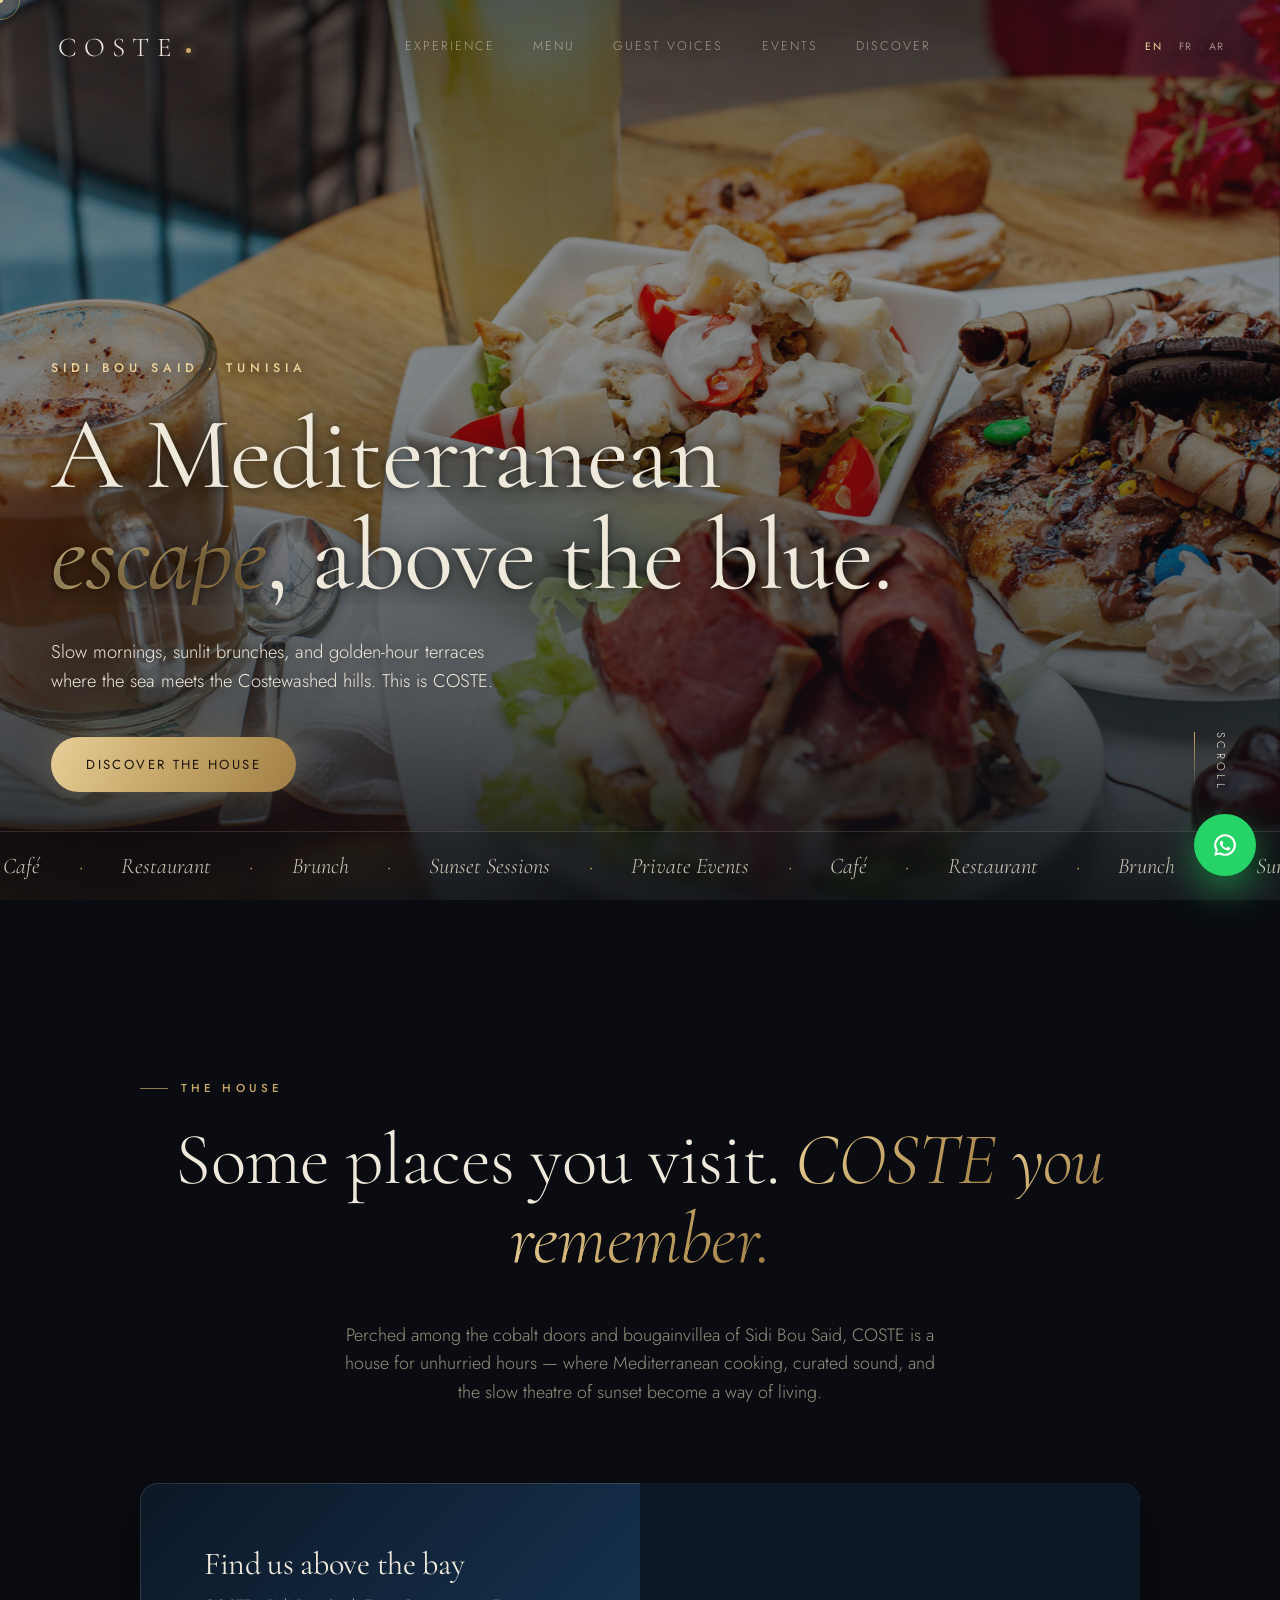
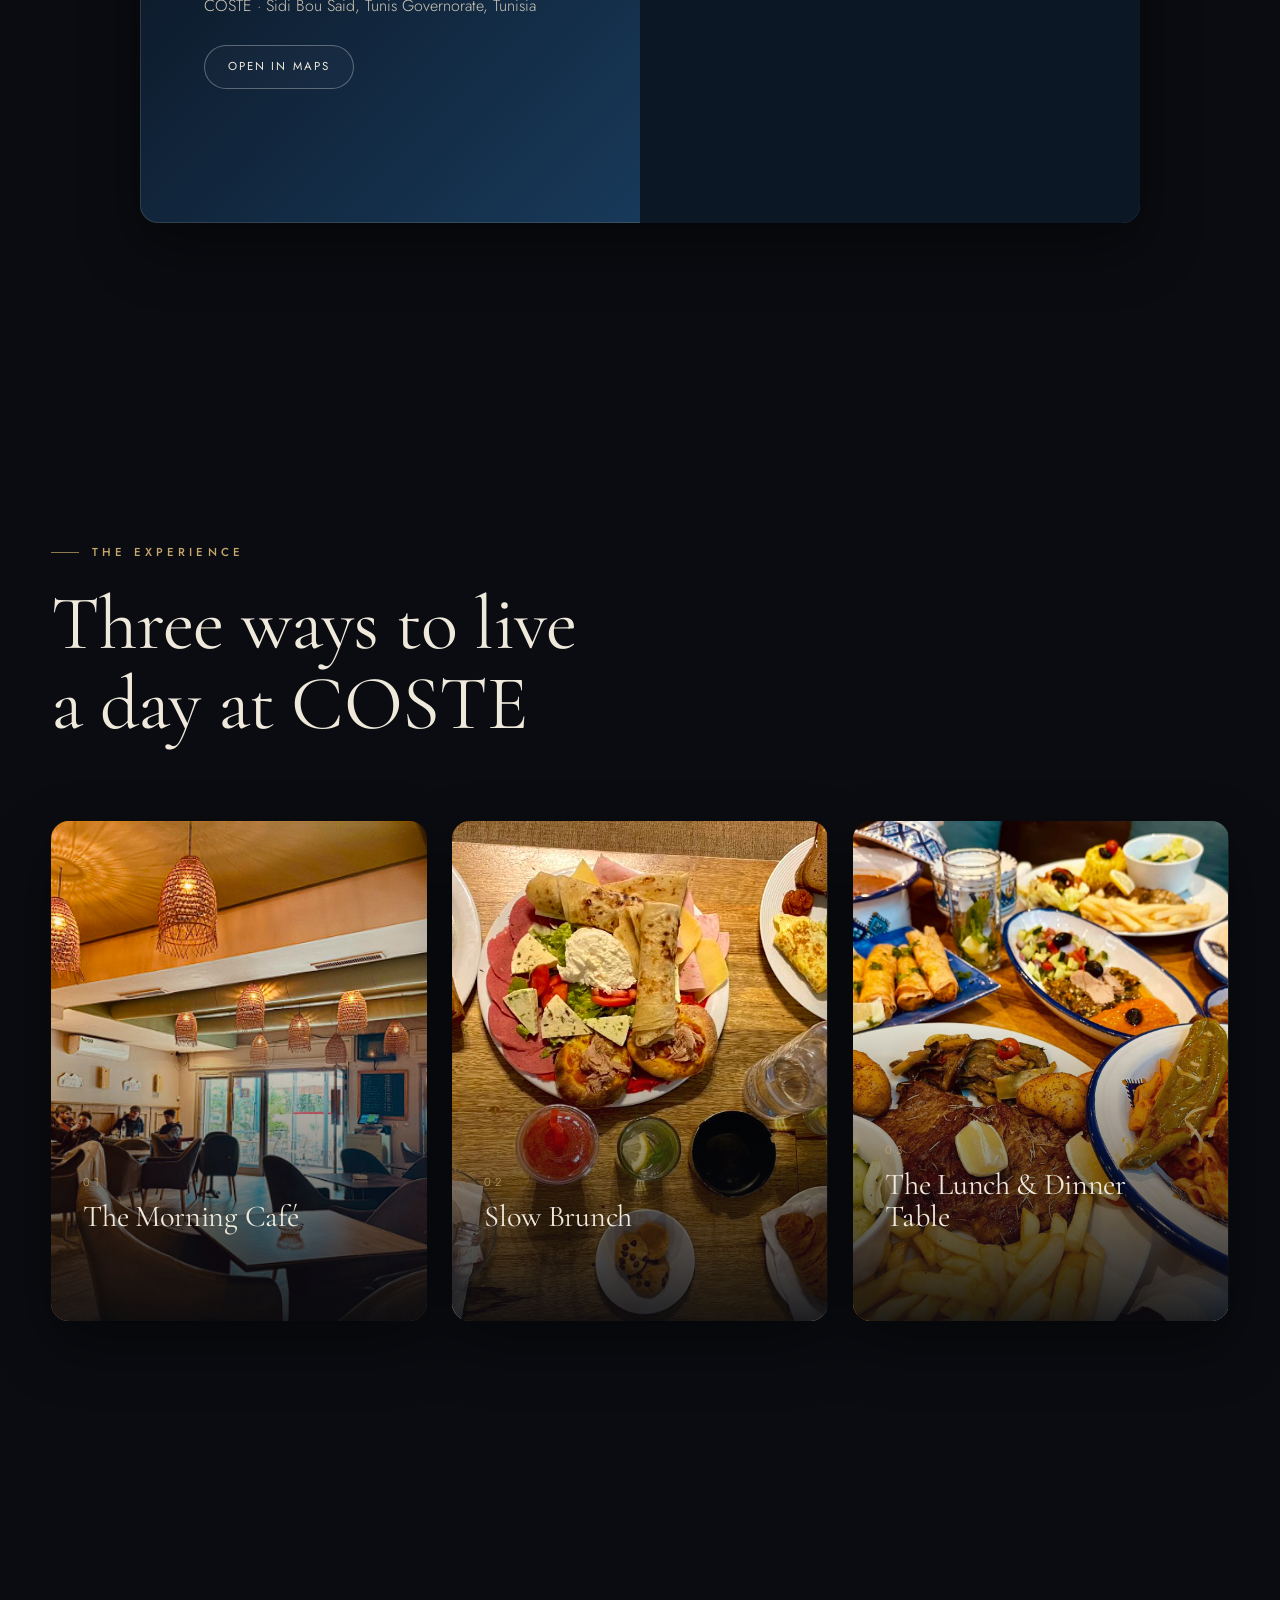
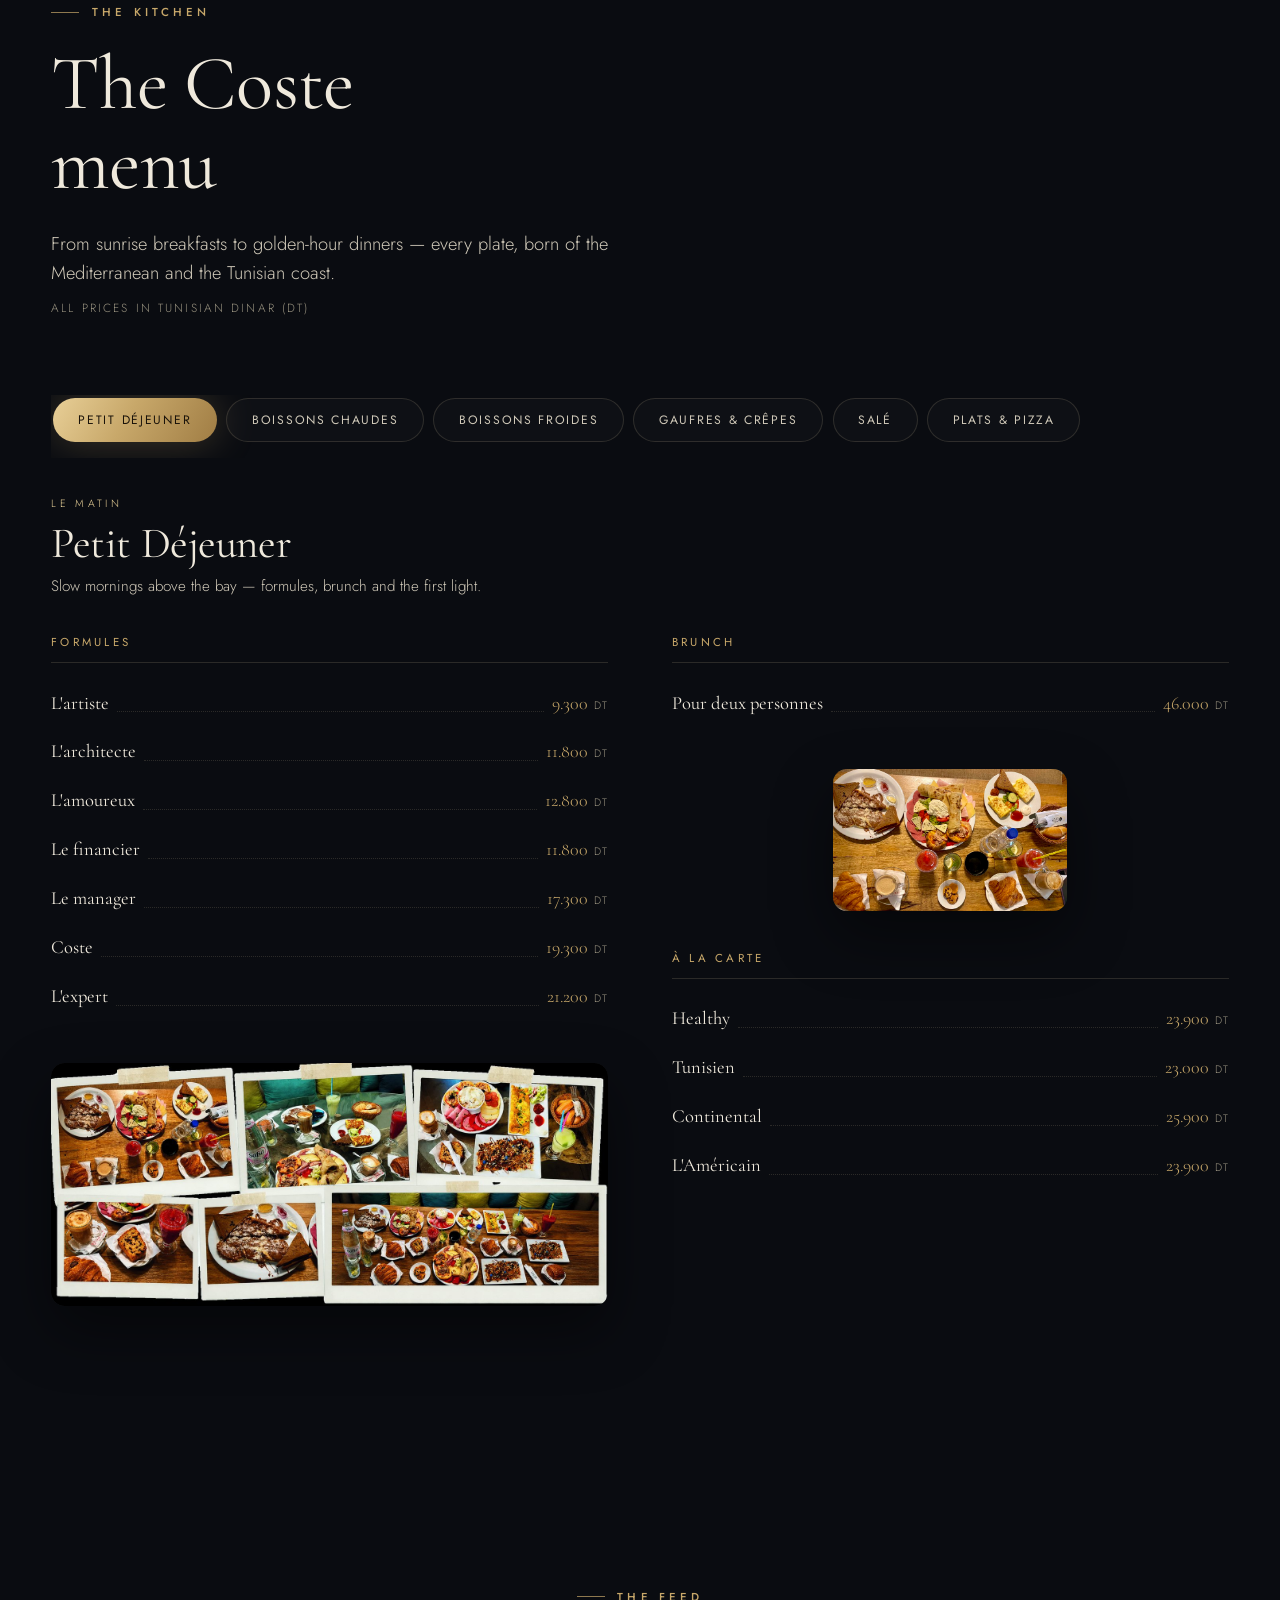
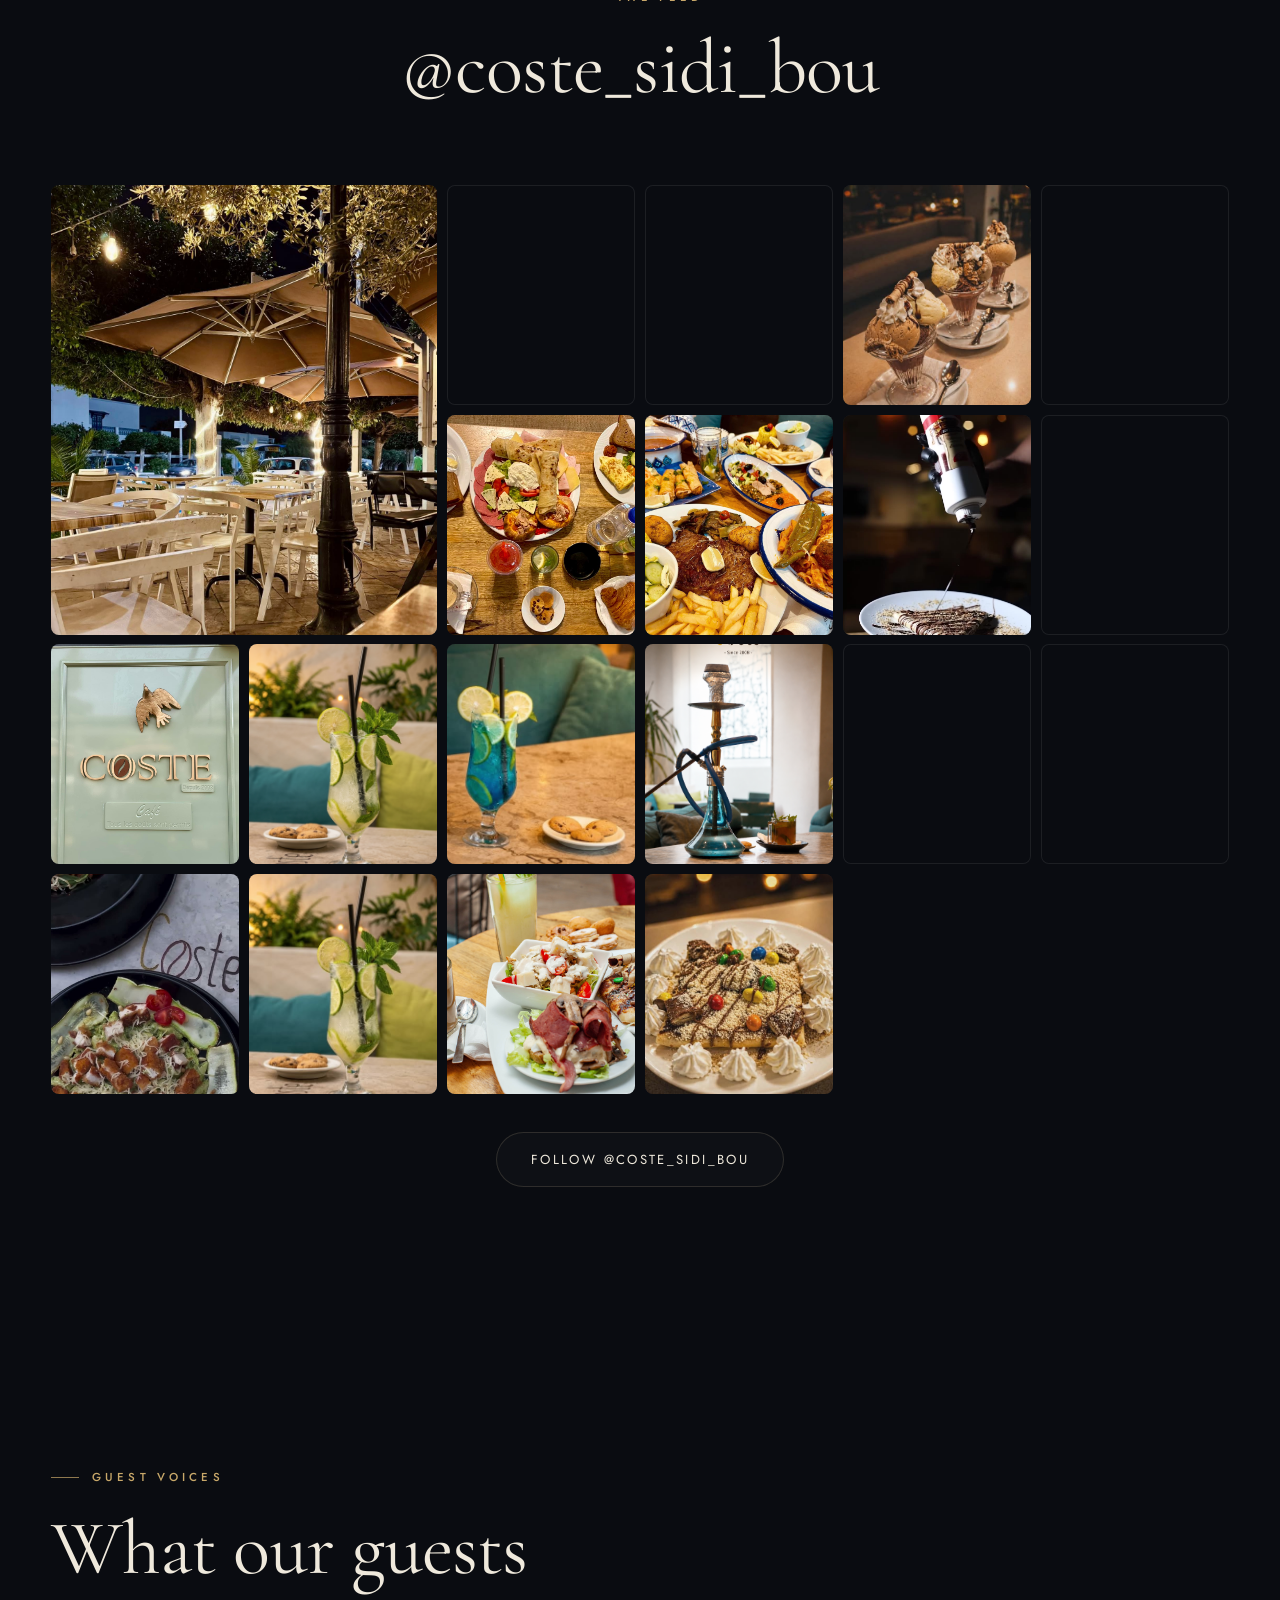
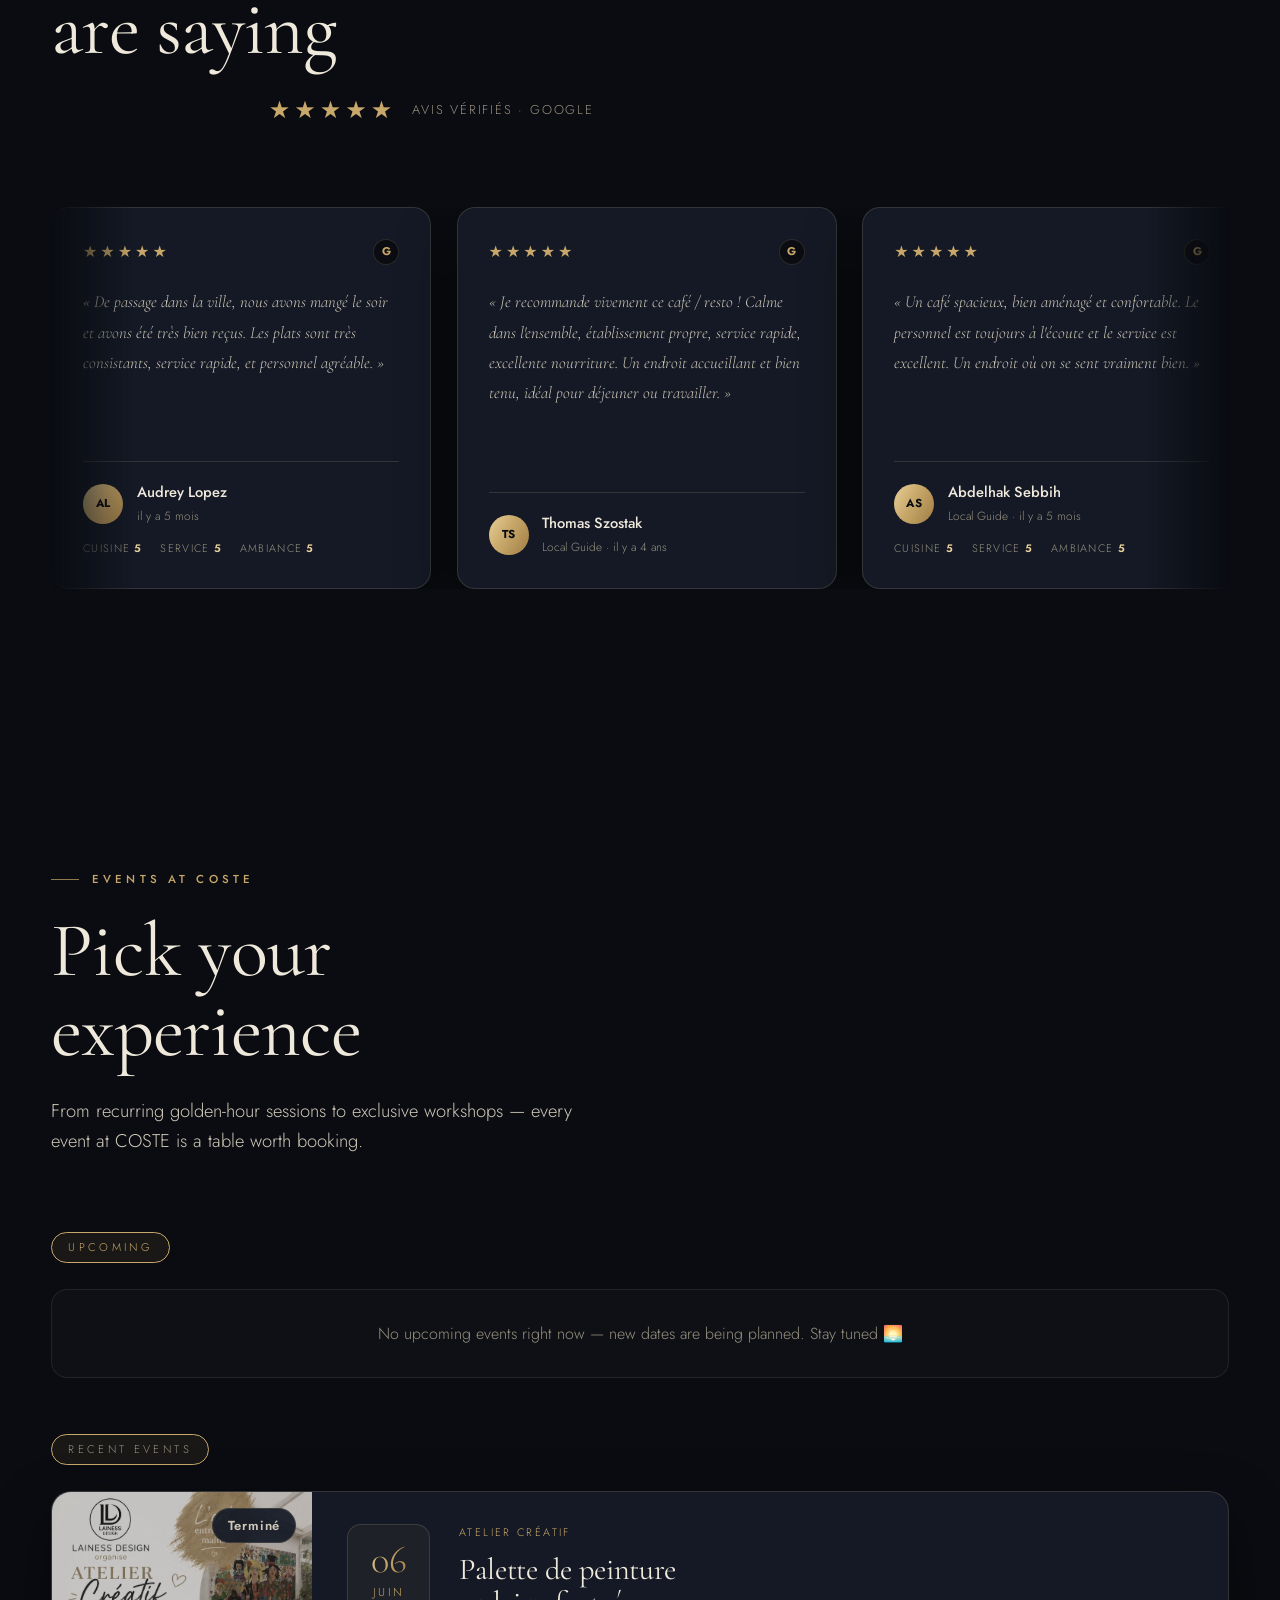
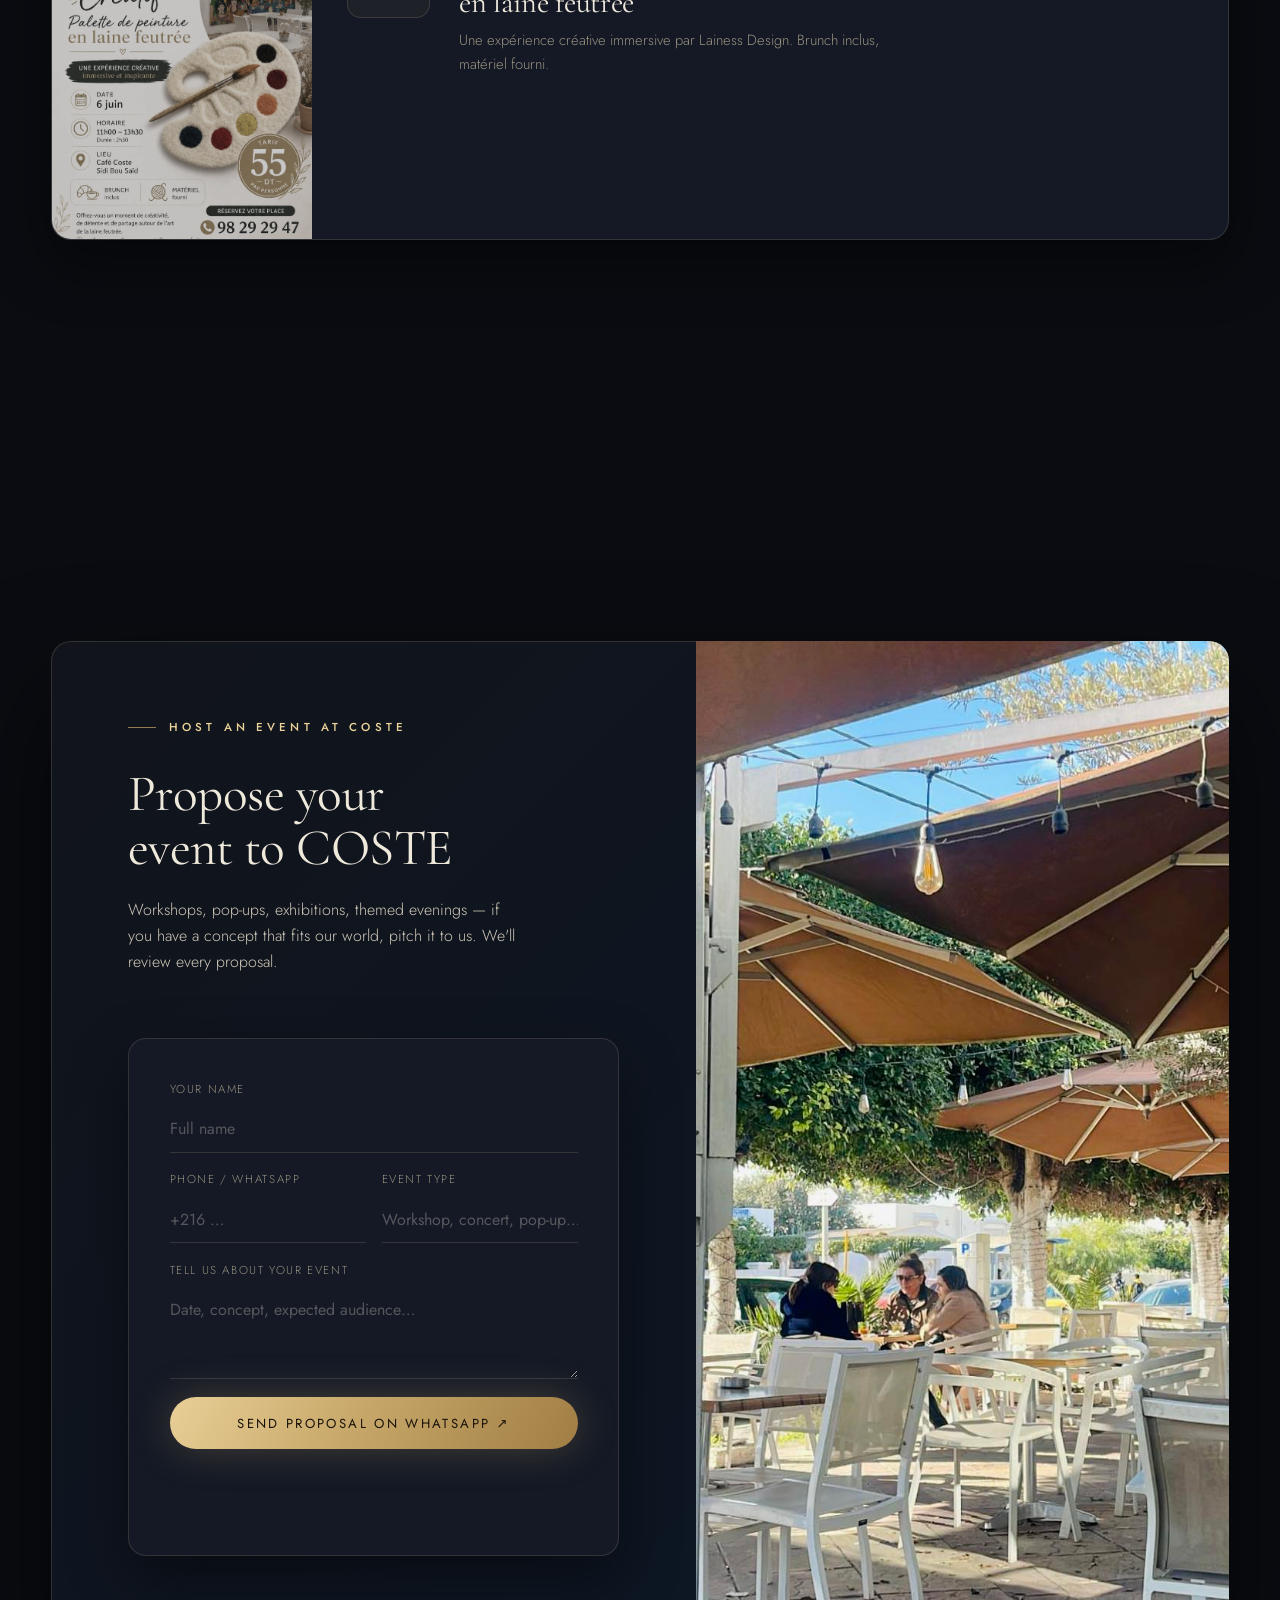
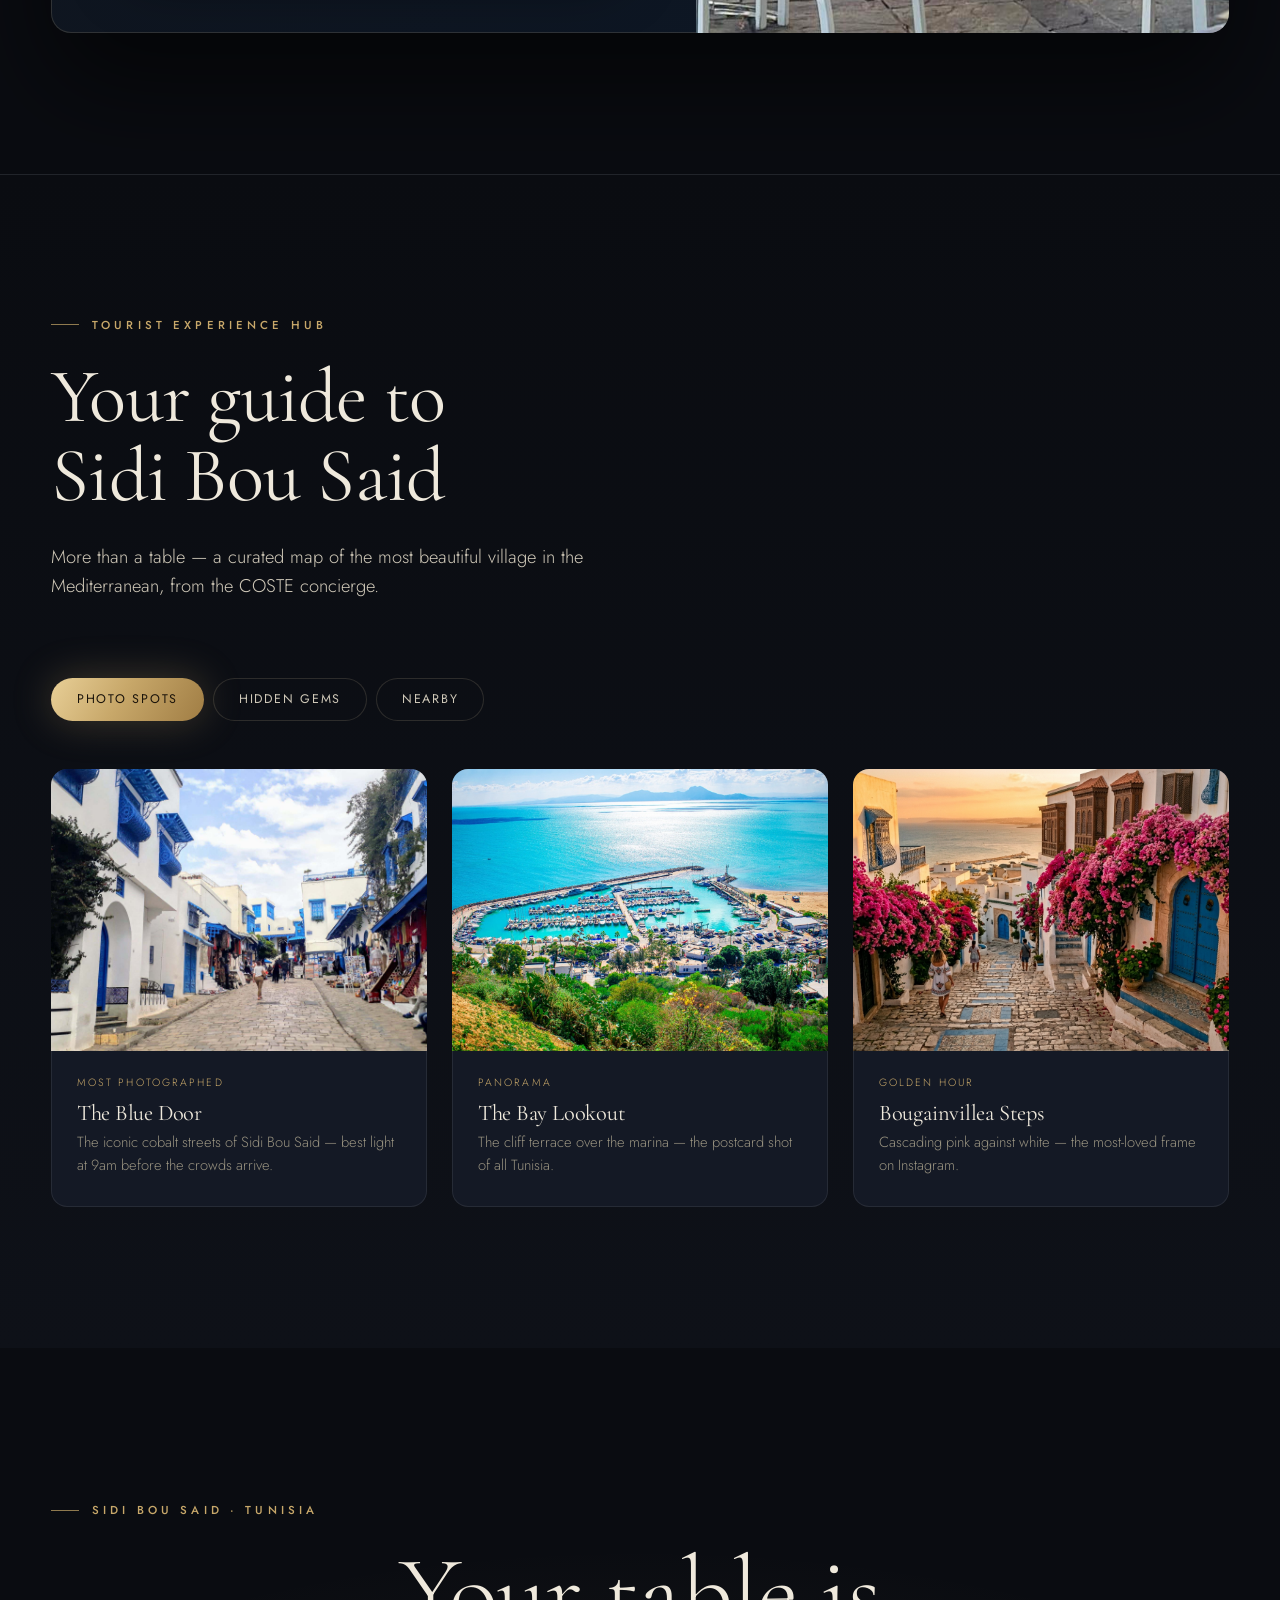
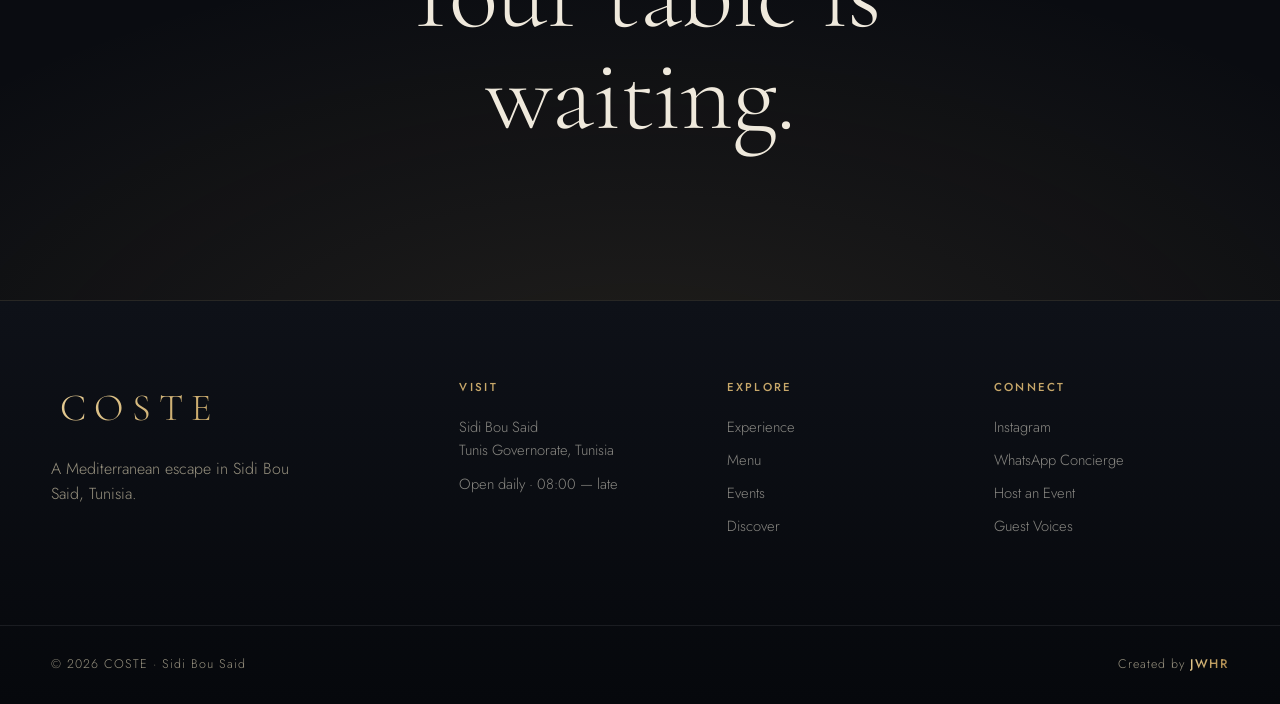
<file: index.html>
<!DOCTYPE html>
<html lang="en">
<head>
<meta charset="UTF-8" />
<meta name="viewport" content="width=device-width, initial-scale=1.0" />
<title>COSTE — A Mediterranean Escape in Sidi Bou Said</title>
<meta name="description" content="COSTE — Luxury café, restaurant & sunset destination in Sidi Bou Said, Tunisia. Reserve a terrace table, book private events, and live the Mediterranean." />
<link rel="canonical" href="https://www.costecofferestau.com/" />

<!-- Favicon -->
<link rel="shortcut icon" href="/favicon.ico" />
<link rel="icon" type="image/x-icon" href="/favicon.ico" />
<link rel="icon" type="image/png" sizes="512x512" href="/img/favicon-512.png" />
<link rel="icon" type="image/png" sizes="192x192" href="/img/favicon-192.png" />
<link rel="apple-touch-icon" sizes="180x180" href="/img/apple-touch-icon.png" />

<!-- Open Graph / Social -->
<meta property="og:title" content="COSTE — Mediterranean Luxury in Sidi Bou Said" />
<meta property="og:description" content="Sunset terraces, slow brunches, and Mediterranean nights above the blue of Sidi Bou Said." />
<meta property="og:type" content="website" />
<meta property="og:url" content="https://www.costecofferestau.com/" />
<meta property="og:image" content="https://www.costecofferestau.com/img/homepage.jpg" />

<!-- Structured data for Google -->
<script type="application/ld+json">
{
  "@context": "https://schema.org",
  "@type": "Restaurant",
  "name": "COSTE",
  "image": "https://www.costecofferestau.com/img/homepage.jpg",
  "url": "https://www.costecofferestau.com/",
  "telephone": "+21621355111",
  "servesCuisine": "Mediterranean",
  "priceRange": "$$$",
  "address": {
    "@type": "PostalAddress",
    "addressLocality": "Sidi Bou Said",
    "addressRegion": "Tunis Governorate",
    "addressCountry": "TN"
  },
  "sameAs": [
    "https://www.instagram.com/coste_sidi_bou/"
  ]
}
</script>

<!-- Fonts -->
<link rel="preconnect" href="https://fonts.googleapis.com" />
<link rel="preconnect" href="https://fonts.gstatic.com" crossorigin />
<link href="https://fonts.googleapis.com/css2?family=Cormorant+Garamond:ital,wght@0,300;0,400;0,500;0,600;1,300;1,400&family=Jost:wght@200;300;400;500;600&display=swap" rel="stylesheet" />

<link rel="stylesheet" href="css/styles.css" />
<!-- Highest quality image rendering -->
<style>
img{image-rendering:-webkit-optimize-contrast;image-rendering:crisp-edges}
.hero__media img,.atmos__media img,.events__private-media img,.creator__media img,.gallery__grid img{image-rendering:auto;image-rendering:high-quality}
</style>
</head>
<body>

<!-- ░░░ CUSTOM CURSOR ░░░ -->
<div class="cursor-dot" aria-hidden="true"></div>
<div class="cursor-ring" aria-hidden="true"></div>

<!-- ░░░ PRELOADER ░░░ -->
<div class="preloader" id="preloader">
  <div class="preloader__inner">
    <div class="preloader__mark">COSTE</div>
    <div class="preloader__since" id="preloaderSince">since 2008</div>
    <div class="preloader__sub">Sidi Bou Said · Tunisia</div>
    <div class="preloader__bar"><span></span></div>
  </div>
</div>                                                      

<!-- ░░░ NAVIGATION ░░░ -->
<header class="nav" id="nav">
  <div class="nav__inner">
    <a href="#hero" class="nav__brand" data-cursor="hover">
      COSTE
      <span class="nav__brand-dot"></span>
    </a>
  

    <nav class="nav__links" aria-label="Primary">
      <a href="#experience" data-cursor="hover" data-i18n="nav-experience">Experience</a>
      <a href="#menu" data-cursor="hover" data-i18n="nav-menu">Menu</a>
      <a href="#reviews" data-cursor="hover">Guest Voices</a>
      <a href="#events" data-cursor="hover" data-i18n="nav-events">Events</a>
      <a href="#discover" data-cursor="hover" data-i18n="nav-discover">Discover</a>
    </nav>

    <div class="nav__lang" role="group" aria-label="Language">
      <button class="nav__lang-btn is-active" data-lang="en">EN</button>
      <span aria-hidden="true">|</span>
      <button class="nav__lang-btn" data-lang="fr">FR</button>
      <span aria-hidden="true">|</span>
      <button class="nav__lang-btn" data-lang="ar">AR</button>
    </div>

    <button class="nav__burger" id="burger" aria-label="Open menu">
      <span></span><span></span>
    </button>
  </div>
</header>

<!-- ░░░ MOBILE MENU ░░░ -->
<div class="mobilemenu" id="mobilemenu">
  <nav class="mobilemenu__links">
    <a href="#experience" data-i18n="nav-experience">Experience</a>
    <a href="#menu" data-i18n="nav-menu">Menu</a>
    <a href="#reviews">Guest Voices</a>
    <a href="#events" data-i18n="nav-events">Events</a>
    <a href="#host">Host an Event</a>
    <a href="#discover" data-i18n="nav-discover">Discover</a>
  </nav>
  <div class="mobilemenu__lang" role="group" aria-label="Language">
    <button class="nav__lang-btn is-active" data-lang="en">EN</button>
    <span aria-hidden="true">|</span>
    <button class="nav__lang-btn" data-lang="fr">FR</button>
    <span aria-hidden="true">|</span>
    <button class="nav__lang-btn" data-lang="ar">AR</button>
  </div>
  <div class="mobilemenu__meta">
    <p>Sidi Bou Said, Tunisia</p>
    <p>Open daily · 08:00 — late</p>
  </div>
</div>

<main>

<!-- ░░░░░░░░░░░░░░ HERO ░░░░░░░░░░░░░░ -->

<section class="hero" id="hero">
  <div class="hero__media" data-parallax>
    <img src="img/homepage.jpg" alt="COSTE interior — warm lights and guests dining" loading="eager" fetchpriority="high" decoding="sync" />
    <div class="hero__scrim"></div>
  </div>

  <div class="hero__content">
    <p class="hero__eyebrow reveal" data-i18n="hero-eyebrow">Sidi Bou Said · Tunisia</p>
    <h1 class="hero__title">
      <span class="reveal-line"><span data-i18n="hero-t1">A Mediterranean</span></span>
      <span class="reveal-line"><span><em data-i18n="hero-em">escape</em><span data-i18n="hero-t2">, above the blue.</span></span></span>
    </h1>
    <p class="hero__lede reveal" data-i18n="hero-lede">
      Slow mornings, sunlit brunches, and golden-hour terraces where
      the sea meets the Costewashed hills. This is COSTE.
    </p>
    <div class="hero__actions reveal">
      <a href="#experience" class="btn btn--solid" data-cursor="hover" data-i18n="btn-discover-hero">Discover the House</a>
    </div>
  </div>

  <div class="hero__scroll">
    <span data-i18n="hero-scroll">Scroll</span>
    <div class="hero__scroll-line"></div>
  </div>

  <div class="hero__marquee" aria-hidden="true">
    <div class="marquee__track">
      <span>Café</span><span>·</span><span>Restaurant</span><span>·</span><span>Brunch</span><span>·</span>
      <span>Sunset Sessions</span><span>·</span><span>Private Events</span><span>·</span>
      <span>Café</span><span>·</span><span>Restaurant</span><span>·</span><span>Brunch</span><span>·</span>
      <span>Sunset Sessions</span><span>·</span><span>Private Events</span><span>·</span>
    </div>
  </div>
</section>

<!-- ░░░░░░░░░░░░░░ MANIFESTO ░░░░░░░░░░░░░░ -->
<section class="manifesto section">
  <div class="manifesto__inner">
    <p class="kicker reveal" data-i18n="manifesto-kicker">The House</p>
    <h2 class="manifesto__text" data-i18n-html="manifesto-title">
      <span class="reveal-word">Some</span> <span class="reveal-word">places</span>
      <span class="reveal-word">you</span> <span class="reveal-word">visit.</span>
      <span class="reveal-word manifesto__accent">COSTE</span>
      <span class="reveal-word manifesto__accent">you</span>
      <span class="reveal-word manifesto__accent">remember.</span>
    </h2>
    <p class="manifesto__body reveal" data-i18n="manifesto-body">
      Perched among the cobalt doors and bougainvillea of Sidi Bou Said,
      COSTE is a house for unhurried hours — where Mediterranean cooking,
      curated sound, and the slow theatre of sunset become a way of living.
    </p>

    <div class="discover__map reveal">
      <div class="discover__map-text">
        <h3>Find us above the bay</h3>
        <p>COSTE · Sidi Bou Said, Tunis Governorate, Tunisia</p>
        <a class="btn btn--ghost btn--sm" href="https://www.google.com/maps/search/?api=1&query=Coste+Sidi+Bou+Said" target="_blank" rel="noopener" data-cursor="hover">Open in Maps</a>
      </div>
      <div class="discover__map-visual">
        <iframe
          class="discover__map-embed"
          src="https://www.google.com/maps?q=Coste%20Sidi%20Bou%20Said&output=embed"
          title="COSTE on Google Maps — Sidi Bou Said, Tunisia"
          loading="lazy"
          referrerpolicy="no-referrer-when-downgrade"
          allowfullscreen></iframe>
      </div>
    </div>
  </div>
</section>

<!-- ░░░░░░░░░░░░░░ 1 · EXPERIENCE ░░░░░░░░░░░░░░ -->
<section class="experience section" id="experience">
  <div class="section__head">
    <p class="kicker reveal" data-i18n="exp-kicker">The Experience</p>
    <h2 class="section__title reveal" data-i18n-html="exp-title">Three ways to live<br/>a day at COSTE</h2>
  </div>

  <div class="exp-grid">
    <article class="exp-card reveal" data-cursor="hover">
      <div class="exp-card__media">
        <img src="img/7.png" alt="COSTE warm indoor dining room with rattan lamps" loading="lazy" decoding="async" />
      </div>
      <div class="exp-card__body">
        <span class="exp-card__index">01</span>
        <h3>The Morning Café</h3>
        <p>Single-origin coffee, fresh pastries and the first light over the bay.</p>
      </div>
    </article>

    <article class="exp-card reveal" data-cursor="hover">
      <div class="exp-card__media">
        <video class="js-scroll-video" muted loop playsinline preload="none" poster="img/11.jpg" aria-label="COSTE slow brunch — croissants, crepes, charcuterie, coffee">
          <source src="vid/brunch.mp4" type="video/mp4" />
        </video>
      </div>
      <div class="exp-card__body">
        <span class="exp-card__index">02</span>
        <h3>Slow Brunch</h3>
        <p>A long, golden table of Mediterranean plates made to share and linger over.</p>
      </div>
    </article>

    <article class="exp-card reveal" data-cursor="hover">
      <div class="exp-card__media">
        <video class="js-scroll-video" muted loop playsinline preload="none" poster="img/13.jpg" aria-label="COSTE dinner feast — Tunisian meat, pasta and salads">
          <source src="vid/dinner.mp4" type="video/mp4" />
        </video>
      </div>
      <div class="exp-card__body">
        <span class="exp-card__index">03</span>
        <h3>The Lunch & Dinner Table</h3>
        <p>Seasonal coastal cuisine, candlelight, and a cellar built for the night.</p>
      </div>
    </article>

  </div>
</section>

<!-- ░░░░░░░░░░░░░░ 2 · MENU  ░░░░░░░░░░░░░░ -->
<section class="menu section" id="menu">
  <div class="section__head">
    <p class="kicker reveal" data-i18n="menu-kicker">The Kitchen</p>
    <h2 class="section__title reveal" data-i18n-html="menu-title">The Coste<br/>menu</h2>
    <p class="section__intro reveal">From sunrise breakfasts to golden-hour dinners — every plate, born of the Mediterranean and the Tunisian coast.<span class="menu2__note-inline">All prices in Tunisian Dinar (DT)</span></p>
  </div>

  <div class="menu2 reveal">
    <div class="menu2__tabs" id="menuTabs" role="tablist" aria-label="Menu categories"></div>
    <div class="menu2__panels" id="menuPanels"></div>
  </div>
</section>

<!-- ░░░░░░░░░░░░░░ THE FEED (GALLERY) ░░░░░░░░░░░░░░ -->
<section class="gallery section">
  <div class="section__head">
    <p class="kicker reveal">The Feed</p>
    <h2 class="section__title reveal">@coste_sidi_bou</h2>
  </div>
  <div class="gallery__grid">
    <a class="gallery__item gallery__item--wide reveal" href="https://www.instagram.com/coste_sidi_bou/" target="_blank" rel="noopener" data-cursor="hover"><img src="img/terrassenuit.jpg" alt="COSTE terrace at night" loading="lazy" decoding="async" /></a>
    <a class="gallery__item reveal" href="https://www.instagram.com/coste_sidi_bou/" target="_blank" rel="noopener" data-cursor="hover"><img src="img/102.png" alt="COSTE" loading="lazy" decoding="async" /></a>
    <a class="gallery__item reveal" href="https://www.instagram.com/coste_sidi_bou/" target="_blank" rel="noopener" data-cursor="hover"><img src="img/101.png" alt="COSTE" loading="lazy" decoding="async" /></a>
    <a class="gallery__item reveal" href="https://www.instagram.com/coste_sidi_bou/" target="_blank" rel="noopener" data-cursor="hover"><img src="img/5.jpg" alt="COSTE sundaes" loading="lazy" decoding="async" /></a>
    <a class="gallery__item reveal" href="https://www.instagram.com/coste_sidi_bou/" target="_blank" rel="noopener" data-cursor="hover"><img src="img/terrasse.jpg" alt="COSTE terrace daytime" loading="lazy" decoding="async" /></a>
    <a class="gallery__item reveal" href="https://www.instagram.com/coste_sidi_bou/" target="_blank" rel="noopener" data-cursor="hover"><img src="img/11.jpg" alt="COSTE brunch flatlay" loading="lazy" decoding="async" /></a>
    <a class="gallery__item reveal" href="https://www.instagram.com/coste_sidi_bou/" target="_blank" rel="noopener" data-cursor="hover"><img src="img/13.jpg" alt="COSTE dinner spread" loading="lazy" decoding="async" /></a>
    <a class="gallery__item reveal" href="https://www.instagram.com/coste_sidi_bou/" target="_blank" rel="noopener" data-cursor="hover"><video class="js-scroll-video" muted loop playsinline preload="none" poster="img/vid1-poster.jpg" aria-label="COSTE ambiance"><source src="vid/vid1.mp4" type="video/mp4" /></video></a>
    <a class="gallery__item reveal" href="https://www.instagram.com/coste_sidi_bou/" target="_blank" rel="noopener" data-cursor="hover"><img src="img/6.jpg" alt="COSTE Tunisian feast" loading="lazy" decoding="async" /></a>
    <a class="gallery__item reveal" href="https://www.instagram.com/coste_sidi_bou/" target="_blank" rel="noopener" data-cursor="hover"><img src="img/10.jpg" alt="COSTE depuis 2008 signage" loading="lazy" decoding="async" /></a>
    <a class="gallery__item reveal" href="https://www.instagram.com/coste_sidi_bou/" target="_blank" rel="noopener" data-cursor="hover"><img src="img/104.png" alt="COSTE" loading="lazy" decoding="async" /></a>
    <a class="gallery__item reveal" href="https://www.instagram.com/coste_sidi_bou/" target="_blank" rel="noopener" data-cursor="hover"><img src="img/2.jpg" alt="COSTE blue cocktail" loading="lazy" decoding="async" /></a>
    <a class="gallery__item reveal" href="https://www.instagram.com/coste_sidi_bou/" target="_blank" rel="noopener" data-cursor="hover"><img src="img/100.png" alt="COSTE" loading="lazy" decoding="async" /></a>
    <a class="gallery__item reveal" href="https://www.instagram.com/coste_sidi_bou/" target="_blank" rel="noopener" data-cursor="hover"><img src="img/9.jpg" alt="COSTE atmospheric indoor" loading="lazy" decoding="async" /></a>
    <a class="gallery__item reveal" href="https://www.instagram.com/coste_sidi_bou/" target="_blank" rel="noopener" data-cursor="hover"><img src="img/103.png" alt="COSTE" loading="lazy" decoding="async" /></a>
    <a class="gallery__item reveal" href="https://www.instagram.com/coste_sidi_bou/" target="_blank" rel="noopener" data-cursor="hover"><video class="js-scroll-video" muted loop playsinline preload="none" poster="img/vid2-poster.jpg" aria-label="COSTE ambiance"><source src="vid/vid2.mp4" type="video/mp4" /></video></a>
    <a class="gallery__item reveal" href="https://www.instagram.com/coste_sidi_bou/" target="_blank" rel="noopener" data-cursor="hover"><img src="img/1.jpg" alt="COSTE mint cooler" loading="lazy" decoding="async" /></a>
    <a class="gallery__item reveal" href="https://www.instagram.com/coste_sidi_bou/" target="_blank" rel="noopener" data-cursor="hover"><img src="img/homepage.jpg" alt="COSTE brunch spread" loading="lazy" decoding="async" /></a>
    <a class="gallery__item reveal" href="https://www.instagram.com/coste_sidi_bou/" target="_blank" rel="noopener" data-cursor="hover"><img src="img/3.jpg" alt="COSTE signature dessert" loading="lazy" decoding="async" /></a>
  </div>
  <a class="gallery__follow btn btn--ghost" href="https://www.instagram.com/coste_sidi_bou/" target="_blank" rel="noopener" data-cursor="hover">Follow @coste_sidi_bou</a>
</section>

<!-- ░░░░░░░░░░░░░░ 3 · GUEST VOICES (REVIEWS) ░░░░░░░░░░░░░░ -->
<section class="reviews section" id="reviews">
  <div class="section__head">
    <p class="kicker reveal">Guest Voices</p>
    <h2 class="section__title reveal">What our guests<br/>are saying</h2>
    <div class="reviews__meta reveal">
      <span class="reviews__stars-overall">★★★★★</span>
      <span class="reviews__source">Avis vérifiés · Google</span>
    </div>
  </div>

  <div class="reviews__marquee reveal">
   <div class="reviews__track" id="reviewsTrack">

    <article class="review-card" data-cursor="hover">
      <div class="review-card__top">
        <span class="review-card__stars">★★★★★</span>
        <span class="review-card__g">G</span>
      </div>
      <p class="review-card__text">« De passage dans la ville, nous avons mangé le soir et avons été très bien reçus. Les plats sont très consistants, service rapide, et personnel agréable. »</p>
      <div class="review-card__foot">
        <div class="review-card__author">
          <div class="review-card__avatar">AL</div>
          <div>
            <span class="review-card__name">Audrey Lopez</span>
            <span class="review-card__date">il y a 5 mois</span>
          </div>
          <!--institut préparatoire des études scientifiques et technique du marsa -->
        </div>
        <div class="review-card__scores">
          <span>Cuisine <em>5</em></span><span>Service <em>5</em></span><span>Ambiance <em>5</em></span>
        </div>
      </div>
    </article>
    <article class="review-card" data-cursor="hover">
      <div class="review-card__top">
        <span class="review-card__stars">★★★★★</span>
        <span class="review-card__g">G</span>
      </div>
      <p class="review-card__text">« Je recommande vivement ce café / resto ! Calme dans l'ensemble, établissement propre, service rapide, excellente nourriture. Un endroit accueillant et bien tenu, idéal pour déjeuner ou travailler. »</p>
      <div class="review-card__foot">
        <div class="review-card__author">
          <div class="review-card__avatar">TS</div>
          <div>
            <span class="review-card__name">Thomas Szostak</span>
            <span class="review-card__date">Local Guide · il y a 4 ans</span>
          </div>
        </div>
      </div>
    </article>

    <article class="review-card" data-cursor="hover">
      <div class="review-card__top">
        <span class="review-card__stars">★★★★★</span>
        <span class="review-card__g">G</span>
      </div>
      <p class="review-card__text">« Un café spacieux, bien aménagé et confortable. Le personnel est toujours à l'écoute et le service est excellent. Un endroit où on se sent vraiment bien. »</p>
      <div class="review-card__foot">
        <div class="review-card__author">
          <div class="review-card__avatar">AS</div>
          <div>
            <span class="review-card__name">Abdelhak Sebbih</span>
            <span class="review-card__date">Local Guide · il y a 5 mois</span>
          </div>
        </div>
        <div class="review-card__scores">
          <span>Cuisine <em>5</em></span><span>Service <em>5</em></span><span>Ambiance <em>5</em></span>
        </div>
      </div>
    </article>

    <article class="review-card" data-cursor="hover">
      <div class="review-card__top">
        <span class="review-card__stars">★★★★★</span>
        <span class="review-card__g">G</span>
      </div>
      <p class="review-card__text">« Escalope panée à la crème, cordon bleu, escalope aux champignons — trois plats délicieux accompagnés de frites, légumes sautés et salade verte. Une expérience gastronomique très satisfaisante. Je recommande vivement. »</p>
      <div class="review-card__foot">
        <div class="review-card__author">
          <div class="review-card__avatar">AJ</div>
          <div>
            <span class="review-card__name">ach ben jemia</span>
            <span class="review-card__date">Local Guide · il y a 2 ans</span>
          </div>
        </div>
        <div class="review-card__scores">
          <span>Cuisine <em>5</em></span><span>Service <em>5</em></span><span>Ambiance <em>5</em></span>
        </div>
      </div>
    </article>

    <article class="review-card" data-cursor="hover">
      <div class="review-card__top">
        <span class="review-card__stars">★★★★★</span>
        <span class="review-card__g">G</span>
      </div>
      <p class="review-card__text">« Bon restaurant avec beaucoup de desserts. Hamburger copieux, bon rapport qualité-prix. Les mojitos sans alcool sont délicieux. Grande salle spacieuse et service agréable. »</p>
      <div class="review-card__foot">
        <div class="review-card__author">
          <div class="review-card__avatar">BF</div>
          <div>
            <span class="review-card__name">B F</span>
            <span class="review-card__date">Local Guide · il y a 1 an</span>
          </div>
        </div>
        <div class="review-card__scores">
          <span>Cuisine <em>5</em></span><span>Service <em>5</em></span><span>Ambiance <em>4</em></span>
        </div>
      </div>
    </article>

    <article class="review-card" data-cursor="hover">
      <div class="review-card__top">
        <span class="review-card__stars">★★★★★</span>
        <span class="review-card__g">G</span>
      </div>
      <p class="review-card__text">« Belle adresse en famille ou entre amis. Espace extérieur et intérieur très spacieux, très bonne nourriture avec des parts généreuses et personnel très sympathique. Une belle découverte. »</p>
      <div class="review-card__foot">
        <div class="review-card__author">
          <div class="review-card__avatar">AB</div>
          <div>
            <span class="review-card__name">Abdennour B</span>
            <span class="review-card__date">il y a 10 mois</span>
          </div>
        </div>
        <div class="review-card__scores">
          <span>Cuisine <em>5</em></span><span>Service <em>5</em></span><span>Ambiance <em>4</em></span>
        </div>
      </div>
    </article>

   </div>
  </div>
</section>

<!-- ░░░░░░░░░░░░░░ 4 · EVENTS ░░░░░░░░░░░░░░ -->
<section class="events section" id="events">
  <div class="section__head">
    <p class="kicker reveal" data-i18n="events-kicker">Events at COSTE</p>
    <h2 class="section__title reveal" data-i18n-html="events-title">Pick your<br/>experience</h2>
    <p class="section__intro reveal">From recurring golden-hour sessions to exclusive workshops — every event at COSTE is a table worth booking.</p>
  </div>

  <!-- ── UPCOMING EVENTS (auto-sorted by date · registration open) ── -->
  <div class="events__upcoming reveal">
    <div class="upcoming__label"><span>Upcoming</span></div>
    <div class="upcoming__grid" id="upcomingGrid"></div>
    <p class="events__empty" id="upcomingEmpty" hidden>No upcoming events right now — new dates are being planned. Stay tuned 🌅</p>
  </div>

  <!-- ── RECENT EVENTS (auto-archived once the date has passed) ── -->
  <div class="events__recent reveal" id="recentWrap" hidden>
    <div class="upcoming__label upcoming__label--recent"><span>Recent events</span></div>
    <div class="upcoming__grid" id="recentGrid"></div>
  </div>

</section>

<!-- ░░░░░░░░░░░░░░ 5 · HOSTING AN EVENT AT COSTE ░░░░░░░░░░░░░░ -->
<section class="events section" id="host">
  <div class="events__private reveal">
    <div class="events__private-body">
      <p class="kicker">Host an Event at COSTE</p>
      <h2>Propose your<br/>event to COSTE</h2>
      <p>Workshops, pop-ups, exhibitions, themed evenings — if you have a concept that fits our world, pitch it to us. We'll review every proposal.</p>
      <form class="leadform" id="eventProposeForm" style="margin-top:2rem">
        <div class="field"><label>Your name</label><input name="name" type="text" required placeholder="Full name" data-cursor="hover"/></div>
        <div class="field-row">
          <div class="field"><label>Phone / WhatsApp</label><input name="phone" type="tel" required placeholder="+216 …" data-cursor="hover"/></div>
          <div class="field"><label>Event type</label><input name="type" type="text" required placeholder="Workshop, concert, pop-up…" data-cursor="hover"/></div>
        </div>
        <div class="field"><label>Tell us about your event</label><textarea name="details" rows="3" placeholder="Date, concept, expected audience…" data-cursor="hover"></textarea></div>
        <button class="btn btn--solid btn--full" type="submit" data-cursor="hover">Send proposal on WhatsApp ↗</button>
        <p class="leadform__status" aria-live="polite"></p>
      </form>
    </div>
    <div class="events__private-media" data-parallax>
      <img src="img/terrasse.jpg" alt="COSTE private terrace" loading="lazy" decoding="async" />
    </div>
  </div>
</section>

<!-- ░░░░░░░░░░░░░░ 6 · DISCOVER / TOURIST EXPERIENCE HUB ░░░░░░░░░░░░░░ -->
<section class="discover section" id="discover">
  <div class="section__head">
    <p class="kicker reveal">Tourist Experience Hub</p>
    <h2 class="section__title reveal">Your guide to<br/>Sidi Bou Said</h2>
    <p class="section__intro reveal">More than a table — a curated map of the most beautiful village in the Mediterranean, from the COSTE concierge.</p>
  </div>

  <div class="discover__tabs reveal" role="tablist">
    <button class="discover__tab is-active" data-tab="spots" role="tab">Photo Spots</button>
    <button class="discover__tab" data-tab="gems" role="tab">Hidden Gems</button>
    <button class="discover__tab" data-tab="nearby" role="tab">Nearby</button>
  </div>

  <div class="discover__panels">
    <!-- PHOTO SPOTS -->
    <div class="discover__panel is-active" data-panel="spots">
      <div class="discover__grid">
        <article class="gem reveal" data-cursor="hover">
          <div class="gem__media"><img src="img/the blue doors.jpg" alt="Blue and white street of Sidi Bou Said" loading="lazy" decoding="async" /></div>
          <div class="gem__body"><span class="gem__tag">Most photographed</span><h4>The Blue Door</h4><p>The iconic cobalt streets of Sidi Bou Said — best light at 9am before the crowds arrive.</p></div>
        </article>
        <article class="gem reveal" data-cursor="hover">
          <div class="gem__media"><img src="img/The Bay Lookout.jpg" alt="Aerial view of Sidi Bou Said marina and bay" loading="lazy" decoding="async" /></div>
          <div class="gem__body"><span class="gem__tag">Panorama</span><h4>The Bay Lookout</h4><p>The cliff terrace over the marina — the postcard shot of all Tunisia.</p></div>
        </article>
        <article class="gem reveal" data-cursor="hover">
          <div class="gem__media"><img src="img/Bougainvillea Steps.png" alt="Pink bougainvillea cascading over white steps in Sidi Bou Said" loading="lazy" decoding="async" /></div>
          <div class="gem__body"><span class="gem__tag">Golden hour</span><h4>Bougainvillea Steps</h4><p>Cascading pink against white — the most-loved frame on Instagram.</p></div>
        </article>
      </div>
    </div>

    <!-- HIDDEN GEMS -->
    <div class="discover__panel" data-panel="gems">
      <div class="discover__grid">
        <article class="gem reveal" data-cursor="hover">
          <div class="gem__media"><img src="img/Local secret jasmin coutyard.png" alt="Hidden jasmine courtyard in Sidi Bou Said" loading="lazy" decoding="async" /></div>
          <div class="gem__body"><span class="gem__tag">Local secret</span><h4>The Jasmine Courtyard</h4><p>A tucked-away patio scented with jasmine, two streets from the main path.</p></div>
        </article>
        <article class="gem reveal" data-cursor="hover">
          <div class="gem__media"><img src="img/the birdcage marker.png" alt="Artisan hand-painting Sidi Bou Said birdcages" loading="lazy" decoding="async" /></div>
          <div class="gem__body"><span class="gem__tag">Craft</span><h4>The Birdcage Maker</h4><p>Hand-painted Sidi Bou Said birdcages — a craft passed down through generations.</p></div>
        </article>
        <article class="gem reveal" data-cursor="hover">
          <div class="gem__media"><img src="img/the lower see path.png" alt="Stone path leading to the sea at sunset" loading="lazy" decoding="async" /></div>
          <div class="gem__body"><span class="gem__tag">Quiet</span><h4>The Lower Sea Path</h4><p>A near-empty walk down to the water — best at sunset, almost no one knows it.</p></div>
        </article>
      </div>
    </div>

    <!-- NEARBY -->
    <div class="discover__panel" data-panel="nearby">
      <div class="discover__grid">
        <article class="gem reveal" data-cursor="hover">
          <div class="gem__media"><img src="img/Grand-Port-of-Carthage.jpg" alt="Ancient Carthage grand port reconstruction" loading="lazy" decoding="async" /></div>
          <div class="gem__body"><span class="gem__tag">15 min</span><h4>Ancient Carthage</h4><p>UNESCO ruins of the Punic empire, overlooking the Gulf of Tunis.</p></div>
        </article>
        <article class="gem reveal" data-cursor="hover">
          <div class="gem__media"><img src="img/marsa beach.jpg" alt="La Marsa beach at dusk with straw parasols" loading="lazy" decoding="async" /></div>
          <div class="gem__body"><span class="gem__tag">10 min</span><h4>La Marsa Beach</h4><p>Golden sand and seafront cafés — the locals' summer afternoon.</p></div>
        </article>
        <article class="gem reveal" data-cursor="hover">
          <div class="gem__media"><img src="img/medina-tunis-020525-2.jpg" alt="Tunis medina — Zitouna mosque and tiled rooftops" loading="lazy" decoding="async" /></div>
          <div class="gem__body"><span class="gem__tag">25 min</span><h4>The Tunis Medina</h4><p>A labyrinth of souks, palaces and mint tea in the old city.</p></div>
        </article>
      </div>
    </div>
  </div>

</section>

<!-- ░░░░░░░░░░░░░░ 7 · SIDI BOU SAID · BLUE DOORS (ATMOSPHERE) ░░░░░░░░░░░░░░ -->
<!--
<section class="atmos">
  <div class="atmos__media" data-parallax>
    <img src="img/9.jpg" alt="COSTE atmospheric indoor dining room at night" loading="lazy" decoding="async" />
  </div>
  <div class="atmos__panel">
    <p class="kicker reveal" data-i18n="atmos-kicker">Sidi Bou Said</p>
    <h2 class="atmos__title reveal" data-i18n-html="atmos-title">Blue doors,<br/>Coste walls,<br/>endless sea.</h2>
    <p class="reveal" data-i18n="atmos-body">
      We didn't choose the most beautiful village in the Mediterranean by accident.
      Every detail at COSTE answers to it — the cobalt, the lime-washed stone,
      the jasmine in the evening air.
    </p>
    <ul class="atmos__list">
      <li class="reveal"><span>01</span> <span data-i18n="atmos-li1">A terrace built around the sunset line</span></li>
      <li class="reveal"><span>02</span> <span data-i18n="atmos-li2">Mediterranean kitchen, Tunisian soul</span></li>
      <li class="reveal"><span>03</span> <span data-i18n="atmos-li3">Sound curated from afternoon to midnight</span></li>
    </ul>
  </div>
</section>
-->

<!--
░░░░░░░░░░░░░░ HIDDEN — Coste CLUB (temporarily disabled) ░░░░░░░░░░░░░░
<section class="club section" id="club">
  <div class="club__inner">
    <div class="club__head">
      <p class="kicker reveal">Membership</p>
      <h2 class="club__title reveal">The Coste Club</h2>
      <p class="club__intro reveal">An invitation to the inner life of COSTE — priority terraces, the first seat at every event, and quiet privileges saved for our own.</p>
    </div>

    <div class="club__cards">
      <div class="club-card reveal" data-cursor="hover">
        <h3>Priority Reservations</h3>
        <p>Skip the waitlist. Your terrace table, held — including peak sunset hours.</p>
      </div>
      <div class="club-card reveal" data-cursor="hover">
        <h3>VIP Access</h3>
        <p>First access and reserved tables at every Sunset Session and live night.</p>
      </div>
      <div class="club-card reveal" data-cursor="hover">
        <h3>Rewards</h3>
        <p>Earn on every visit — redeemed for dinners, tastings, and house gifts.</p>
      </div>
      <div class="club-card reveal" data-cursor="hover">
        <h3>Birthday Ritual</h3>
        <p>A bottle, a cake, and the best table in the house, on us.</p>
      </div>
    </div>

    <div class="club__join reveal">
      <span class="club__note">Membership is complimentary by invitation · Limited each season</span>
    </div>
  </div>
</section>
-->

<!--
░░░░░░░░░░░░░░ HIDDEN — THE COSTE CREATOR PROGRAMME (temporarily disabled) ░░░░░░░░░░░░░░
<section class="creator section" id="influencer">
  <div class="creator__media" data-parallax>
    <img src="img/10.jpg" alt="COSTE depuis 2008 — the iconic golden signage" loading="lazy" decoding="async" />
  </div>
  <div class="creator__panel">
    <p class="kicker reveal">Creators &amp; Press</p>
    <h2 class="creator__title reveal">The COSTE<br/>Creator Programme</h2>
    <p class="reveal">We host a curated circle of photographers, creators and storytellers. If your work captures the Mediterranean the way we live it, we'd love to host you.</p>
    <ul class="creator__perks">
      <li class="reveal">Hosted experiences &amp; shoot access</li>
      <li class="reveal">Golden-hour terrace, reserved for content</li>
      <li class="reveal">Collaboration on seasonal campaigns</li>
    </ul>
    <form class="leadform reveal" id="creatorForm" style="margin-top:2rem">
      <h3>Apply to collaborate</h3>
      <div class="field"><label>Full name</label><input name="name" type="text" required placeholder="Your name" data-cursor="hover"/></div>
      <div class="field-row">
        <div class="field"><label>Phone / WhatsApp</label><input name="phone" type="tel" required placeholder="+216 …" data-cursor="hover"/></div>
        <div class="field"><label>Platform / Handle</label><input name="handle" type="text" required placeholder="@yourhandle" data-cursor="hover"/></div>
      </div>
      <div class="field"><label>Tell us about your work</label><textarea name="details" rows="3" placeholder="Style, audience, what you have in mind…" data-cursor="hover"></textarea></div>
      <button class="btn btn--solid btn--full" type="submit" data-cursor="hover">Send application on WhatsApp ↗</button>
      <p class="leadform__status" aria-live="polite"></p>
    </form>
  </div>
</section>
-->

<!--
░░░░░░░░░░░░░░ HIDDEN — CORPORATE & CATERING (temporarily disabled) ░░░░░░░░░░░░░░
<section class="catering section" id="catering">
  <div class="catering__inner">
    <div class="catering__head">
      <p class="kicker reveal">For Business</p>
      <h2 class="section__title reveal">Corporate &amp;<br/>Catering</h2>
      <p class="section__intro reveal">Off-sites, client dinners, product launches and bespoke catering — delivered with the COSTE standard, on your terms.</p>
    </div>

    <div class="catering__grid">
      <div class="catering__feature reveal">
        <ul class="catering__list">
          <li><span>01</span><div><h4>Private Corporate Events</h4><p>Full or partial venue buyout with a dedicated event lead.</p></div></li>
          <li><span>02</span><div><h4>Off-Site Catering</h4><p>The COSTE kitchen, brought to your venue across greater Tunis.</p></div></li>
          <li><span>03</span><div><h4>Client Experiences</h4><p>Curated tastings and sunset receptions designed to impress.</p></div></li>
        </ul>
      </div>

      <form class="catering__form leadform reveal" id="cateringForm">
        <h3>Request a proposal</h3>
        <div class="field"><label>Company</label><input name="company" type="text" required placeholder="Your company" data-cursor="hover"/></div>
        <div class="field"><label>Contact name</label><input name="name" type="text" required placeholder="Full name" data-cursor="hover"/></div>
        <div class="field-row">
          <div class="field"><label>Phone / WhatsApp</label><input name="phone" type="tel" required placeholder="+216 …" data-cursor="hover"/></div>
          <div class="field"><label>Guests</label><input name="guests" type="number" min="1" placeholder="50" data-cursor="hover"/></div>
        </div>
        <div class="field"><label>Tell us about the event</label><textarea name="details" rows="3" placeholder="Date, occasion, vision…" data-cursor="hover"></textarea></div>
        <button class="btn btn--solid btn--full" type="submit" data-cursor="hover">Send proposal on WhatsApp ↗</button>
        <p class="leadform__status" aria-live="polite"></p>
      </form>
    </div>
  </div>
</section>
-->

<!-- ░░░░░░░░░░░░░░ CLOSING CTA ░░░░░░░░░░░░░░ -->
<section class="closing">
  <div class="closing__inner">
    <p class="kicker reveal">Sidi Bou Said · Tunisia</p>
    <h2 class="closing__title reveal" data-i18n-html="footer-cta-title">Your table is<br/>waiting.</h2>
  </div>
</section>

<!-- ░░░░░░░░░░░░░░ FOOTER ░░░░░░░░░░░░░░ -->
<footer class="footer">
  <div class="footer__inner">
    <div class="footer__brand">
      <div class="footer__mark">COSTE</div>
      <p>A Mediterranean escape in Sidi Bou Said, Tunisia.</p>
    </div>
    <div class="footer__col">
      <h5>Visit</h5>
      <p>Sidi Bou Said<br/>Tunis Governorate, Tunisia</p>
      <p>Open daily · 08:00 — late</p>
    </div>
    <div class="footer__col">
      <h5>Explore</h5>
      <a href="#experience">Experience</a>
      <a href="#menu">Menu</a>
      <a href="#events">Events</a>
      <a href="#discover">Discover</a>
    </div>
    <div class="footer__col">
      <h5>Connect</h5>
      <a href="https://www.instagram.com/coste_sidi_bou/" target="_blank" rel="noopener">Instagram</a>
      <a href="#" data-open-concierge>WhatsApp Concierge</a>
      <a href="#host">Host an Event</a>
      <a href="#reviews">Guest Voices</a>
    </div>
  </div>
  <div class="footer__base">
    <span>© <span id="year"></span> COSTE · Sidi Bou Said</span>
    <span class="footer__credit">Created by <a href="mailto:jawhersa999@gmail.com">JWHR</a></span>
  </div>
</footer>

</main>


<!-- ░░░░░░░░░░░░░░ AI WHATSAPP CONCIERGE ░░░░░░░░░░░░░░ -->
<button class="concierge-fab" id="conciergeFab" data-cursor="hover" aria-label="Open concierge">
  <svg viewBox="0 0 24 24" width="26" height="26" fill="currentColor"><path d="M12 2a10 10 0 0 0-8.6 15.05L2 22l5.1-1.33A10 10 0 1 0 12 2Zm0 18a8 8 0 0 1-4.08-1.12l-.29-.17-3.03.79.81-2.95-.19-.3A8 8 0 1 1 12 20Zm4.4-5.6c-.24-.12-1.42-.7-1.64-.78-.22-.08-.38-.12-.54.12-.16.24-.62.78-.76.94-.14.16-.28.18-.52.06a6.5 6.5 0 0 1-1.92-1.18 7.2 7.2 0 0 1-1.33-1.65c-.14-.24 0-.37.1-.49.1-.1.24-.28.36-.42.12-.14.16-.24.24-.4.08-.16.04-.3-.02-.42-.06-.12-.54-1.3-.74-1.78-.2-.47-.4-.4-.54-.41h-.46c-.16 0-.42.06-.64.3-.22.24-.84.82-.84 2s.86 2.32.98 2.48c.12.16 1.7 2.6 4.12 3.64.58.25 1.03.4 1.38.51.58.18 1.1.16 1.52.1.46-.07 1.42-.58 1.62-1.14.2-.56.2-1.04.14-1.14-.06-.1-.22-.16-.46-.28Z"/></svg>
</button>

<div class="concierge" id="concierge" aria-hidden="true">
  <div class="concierge__head">
    <div class="concierge__id">
      <div class="concierge__avatar">C</div>
      <div>
        <strong>COSTE Concierge</strong>
        <span class="concierge__status"><i></i> Online · replies instantly</span>
      </div>
    </div>
    <button class="concierge__close" id="conciergeClose" aria-label="Close" data-cursor="hover">×</button>
  </div>

  <div class="concierge__body" id="conciergeBody">
    <div class="bubble bubble--bot">
      Welcome to COSTE 🌅 I'm your concierge. Ask me anything — events, opening hours, the menu, how to get here…
    </div>
    <div class="concierge__quick" id="conciergeQuick">
      <button data-q="hours">Opening hours</button>
      <button data-q="sunset">Best sunset time</button>
      <button data-q="event">Private event</button>
      <button data-q="catering">Catering</button>
      <button data-q="getthere">How to get there</button>
    </div>
  </div>

  <form class="concierge__input" id="conciergeForm">
    <input type="text" id="conciergeText" placeholder="Type a message…" autocomplete="off" data-cursor="hover"/>
    <button type="submit" aria-label="Send" data-cursor="hover">
      <svg viewBox="0 0 24 24" width="20" height="20" fill="currentColor"><path d="M3 11l18-8-8 18-2-7-8-3z"/></svg>
    </button>
  </form>
  <a class="concierge__handoff" id="conciergeHandoff" target="_blank" rel="noopener" data-cursor="hover">Continue on WhatsApp →</a>
</div>

<script src="js/main.js"></script>
</body>
</html>
</file>
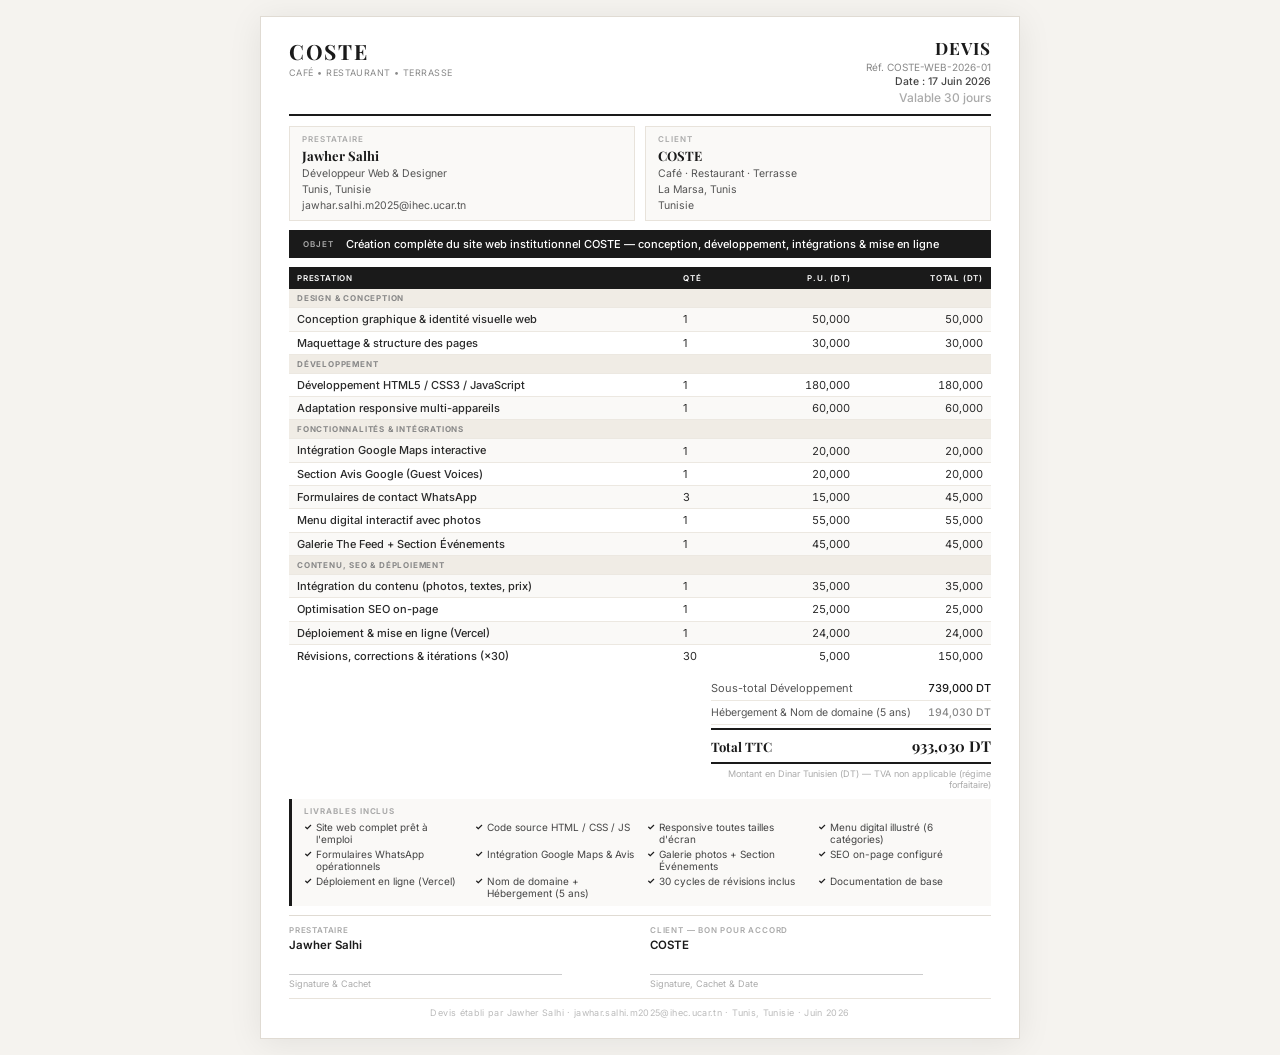
<file: devis.html>
<!DOCTYPE html>
<html lang="fr">
<head>
  <meta charset="UTF-8" />
  <meta name="viewport" content="width=device-width, initial-scale=1.0" />
  <title>Devis — Site Web COSTE</title>
  <meta name="robots" content="noindex, nofollow" />
  <style>
    @import url('https://fonts.googleapis.com/css2?family=Playfair+Display:wght@400;700&family=Inter:wght@300;400;500;600&display=swap');

    @page { size: A4; margin: 8mm 10mm; }

    * { margin: 0; padding: 0; box-sizing: border-box; }

    body {
      font-family: 'Inter', sans-serif;
      background: #f5f3ef;
      color: #1a1a1a;
      padding: 16px;
    }

    .page {
      max-width: 760px;
      margin: 0 auto;
      background: #fff;
      border: 1px solid #e0dbd3;
      padding: 20px 28px;
      box-shadow: 0 4px 32px rgba(0,0,0,0.08);
    }

    .header {
      display: flex;
      justify-content: space-between;
      align-items: flex-start;
      margin-bottom: 10px;
      padding-bottom: 9px;
      border-bottom: 2px solid #1a1a1a;
    }

    .brand h1 {
      font-family: 'Playfair Display', serif;
      font-size: 21px;
      font-weight: 700;
      letter-spacing: 0.08em;
      text-transform: uppercase;
    }

    .brand p {
      font-size: 9px;
      color: #888;
      margin-top: 2px;
      letter-spacing: 0.05em;
      text-transform: uppercase;
    }

    .doc-meta { text-align: right; }

    .doc-meta .doc-type {
      font-family: 'Playfair Display', serif;
      font-size: 17px;
      font-weight: 700;
      letter-spacing: 0.06em;
      text-transform: uppercase;
    }

    .doc-meta .doc-num { font-size: 10px; color: #888; margin-top: 2px; }
    .doc-meta .doc-date { font-size: 10.5px; font-weight: 500; color: #444; margin-top: 2px; }

    .parties {
      display: grid;
      grid-template-columns: 1fr 1fr;
      gap: 10px;
      margin-bottom: 9px;
    }

    .party-box {
      background: #faf9f7;
      border: 1px solid #e8e3db;
      padding: 7px 12px;
    }

    .party-box .label {
      font-size: 8px;
      font-weight: 600;
      letter-spacing: 0.12em;
      text-transform: uppercase;
      color: #aaa;
      margin-bottom: 3px;
    }

    .party-box .name {
      font-family: 'Playfair Display', serif;
      font-size: 13px;
      font-weight: 700;
      color: #1a1a1a;
      margin-bottom: 2px;
    }

    .party-box .detail { font-size: 10.5px; color: #555; line-height: 1.5; }

    .objet {
      background: #1a1a1a;
      color: #fff;
      padding: 7px 14px;
      margin-bottom: 9px;
      display: flex;
      align-items: center;
      gap: 12px;
    }

    .objet .objet-label {
      font-size: 8px;
      font-weight: 600;
      letter-spacing: 0.12em;
      text-transform: uppercase;
      color: #aaa;
      white-space: nowrap;
    }

    .objet .objet-text { font-size: 11px; font-weight: 500; }

    .table-wrap { margin-bottom: 9px; }

    table { width: 100%; border-collapse: collapse; }

    thead tr { background: #1a1a1a; color: #fff; }

    thead th {
      font-size: 8px;
      font-weight: 600;
      letter-spacing: 0.1em;
      text-transform: uppercase;
      padding: 6px 8px;
      text-align: left;
    }

    thead th:last-child,
    thead th:nth-last-child(2) { text-align: right; }

    tbody tr { border-bottom: 1px solid #ece8e1; }
    tbody tr:last-child { border-bottom: none; }
    tbody tr:nth-child(even) { background: #faf9f7; }

    tbody td {
      padding: 4px 8px;
      font-size: 11px;
      color: #2a2a2a;
      vertical-align: middle;
    }

    tbody td:nth-child(3),
    tbody td:nth-child(4) {
      text-align: right;
      white-space: nowrap;
      font-variant-numeric: tabular-nums;
    }

    .td-main { font-weight: 500; line-height: 1.3; }
    .td-sub { display: none; }

    .section-row td {
      background: #f0ece5 !important;
      font-size: 8px !important;
      font-weight: 700 !important;
      letter-spacing: 0.1em !important;
      text-transform: uppercase !important;
      color: #888 !important;
      padding: 4px 8px !important;
    }

    .totals {
      margin-left: auto;
      width: 280px;
      margin-bottom: 9px;
    }

    .totals-row {
      display: flex;
      justify-content: space-between;
      align-items: center;
      padding: 5px 0;
      border-bottom: 1px solid #ece8e1;
      font-size: 11px;
    }

    .totals-row .t-label { color: #555; }
    .totals-row .t-value { font-variant-numeric: tabular-nums; font-weight: 500; }
    .totals-row.hosting { color: #888; font-size: 10.5px; }

    .totals-row.grand {
      border-bottom: 2px solid #1a1a1a;
      border-top: 2px solid #1a1a1a;
      padding: 6px 0;
      margin-top: 3px;
    }

    .totals-row.grand .t-label {
      font-family: 'Playfair Display', serif;
      font-size: 13px;
      font-weight: 700;
      color: #1a1a1a;
    }

    .totals-row.grand .t-value {
      font-family: 'Playfair Display', serif;
      font-size: 15px;
      font-weight: 700;
      color: #1a1a1a;
    }

    .tva-note { font-size: 9px; color: #aaa; text-align: right; margin-top: 4px; }

    .deliverables {
      margin-bottom: 9px;
      padding: 7px 12px;
      background: #faf9f7;
      border-left: 3px solid #1a1a1a;
    }

    .deliverables h3 {
      font-size: 8px;
      font-weight: 700;
      letter-spacing: 0.12em;
      text-transform: uppercase;
      color: #aaa;
      margin-bottom: 5px;
    }

    .deliverables ul {
      list-style: none;
      display: grid;
      grid-template-columns: repeat(4, 1fr);
      gap: 3px 10px;
    }

    .deliverables ul li {
      font-size: 10px;
      color: #444;
      display: flex;
      align-items: flex-start;
      gap: 4px;
    }

    .deliverables ul li::before {
      content: '✓';
      color: #1a1a1a;
      font-weight: 700;
      font-size: 9px;
      flex-shrink: 0;
    }

    .signature {
      display: grid;
      grid-template-columns: 1fr 1fr;
      gap: 20px;
      margin-top: 9px;
      padding-top: 9px;
      border-top: 1px solid #e0dbd3;
    }

    .sig-box .sig-label {
      font-size: 8px;
      font-weight: 600;
      letter-spacing: 0.1em;
      text-transform: uppercase;
      color: #aaa;
      margin-bottom: 3px;
    }

    .sig-box .sig-name {
      font-size: 11.5px;
      font-weight: 600;
      color: #1a1a1a;
      margin-bottom: 22px;
    }

    .sig-box .sig-line { border-top: 1px solid #ccc; width: 80%; }
    .sig-box .sig-sub { font-size: 9px; color: #aaa; margin-top: 3px; }

    .footer {
      margin-top: 9px;
      padding-top: 8px;
      border-top: 1px solid #e8e3db;
      text-align: center;
      font-size: 9px;
      color: #bbb;
      letter-spacing: 0.04em;
    }

    @media print {
      body { background: #fff; padding: 0; }
      .page { box-shadow: none; border: none; padding: 0; max-width: 100%; }
    }
  </style>
</head>
<body>
  <div class="page">

    <!-- HEADER -->
    <div class="header">
      <div class="brand">
        <h1>Coste</h1>
        <p>Café • Restaurant • Terrasse</p>
      </div>
      <div class="doc-meta">
        <div class="doc-type">Devis</div>
        <div class="doc-num">Réf. COSTE-WEB-2026-01</div>
        <div class="doc-date">Date : 17 Juin 2026</div>
        <div class="doc-date" style="color:#aaa; font-size:12px;">Valable 30 jours</div>
      </div>
    </div>

    <!-- PARTIES -->
    <div class="parties">
      <div class="party-box">
        <div class="label">Prestataire</div>
        <div class="name">Jawher Salhi</div>
        <div class="detail">
          Développeur Web & Designer<br/>
          Tunis, Tunisie<br/>
          jawhar.salhi.m2025@ihec.ucar.tn
        </div>
      </div>
      <div class="party-box">
        <div class="label">Client</div>
        <div class="name">COSTE</div>
        <div class="detail">
          Café · Restaurant · Terrasse<br/>
          La Marsa, Tunis<br/>
          Tunisie
        </div>
      </div>
    </div>

    <!-- OBJET -->
    <div class="objet">
      <span class="objet-label">Objet</span>
      <span class="objet-text">Création complète du site web institutionnel COSTE — conception, développement, intégrations & mise en ligne</span>
    </div>

    <!-- TABLE -->
    <div class="table-wrap">
      <table>
        <thead>
          <tr>
            <th style="width:55%">Prestation</th>
            <th>Qté</th>
            <th>P.U. (DT)</th>
            <th>Total (DT)</th>
          </tr>
        </thead>
        <tbody>

          <!-- BLOC 1 -->
          <tr class="section-row"><td colspan="4">Design & Conception</td></tr>

          <tr>
            <td>
              <div class="td-main">Conception graphique & identité visuelle web</div>
              <div class="td-sub">Charte couleurs, typographies, mise en page, ambiance visuelle cohérente avec l'image de COSTE</div>
            </td>
            <td>1</td>
            <td>50,000</td>
            <td>50,000</td>
          </tr>

          <tr>
            <td>
              <div class="td-main">Maquettage & structure des pages</div>
              <div class="td-sub">Architecture du site, wireframes, organisation des sections (Hero, Menu, Événements, Galerie, Map, Footer…)</div>
            </td>
            <td>1</td>
            <td>30,000</td>
            <td>30,000</td>
          </tr>

          <!-- BLOC 2 -->
          <tr class="section-row"><td colspan="4">Développement</td></tr>

          <tr>
            <td>
              <div class="td-main">Développement HTML5 / CSS3 / JavaScript</div>
              <div class="td-sub">2 189 lignes de code — animations, preloader, navigation smooth-scroll, sections dynamiques</div>
            </td>
            <td>1</td>
            <td>180,000</td>
            <td>180,000</td>
          </tr>

          <tr>
            <td>
              <div class="td-main">Adaptation responsive multi-appareils</div>
              <div class="td-sub">Optimisation complète sur iPhone, Samsung Galaxy, Infinix — portraits & paysage</div>
            </td>
            <td>1</td>
            <td>60,000</td>
            <td>60,000</td>
          </tr>

          <!-- BLOC 3 -->
          <tr class="section-row"><td colspan="4">Fonctionnalités & Intégrations</td></tr>

          <tr>
            <td>
              <div class="td-main">Intégration Google Maps interactive</div>
              <div class="td-sub">Carte embarquée localisant COSTE avec marqueur personnalisé</div>
            </td>
            <td>1</td>
            <td>20,000</td>
            <td>20,000</td>
          </tr>

          <tr>
            <td>
              <div class="td-main">Section Avis Google (Guest Voices)</div>
              <div class="td-sub">Marquee défilant avec les vrais avis clients Google de COSTE</div>
            </td>
            <td>1</td>
            <td>20,000</td>
            <td>20,000</td>
          </tr>

          <tr>
            <td>
              <div class="td-main">Formulaires de contact WhatsApp</div>
              <div class="td-sub">3 formulaires métier : Réservation événement privé, Créateurs de contenu, Traiteur/Catering</div>
            </td>
            <td>3</td>
            <td>15,000</td>
            <td>45,000</td>
          </tr>

          <tr>
            <td>
              <div class="td-main">Menu digital interactif avec photos</div>
              <div class="td-sub">6 catégories illustrées (Petit-déjeuner, Salé, Pizzas, Boissons, Gaufres…) + PDF téléchargeable</div>
            </td>
            <td>1</td>
            <td>55,000</td>
            <td>55,000</td>
          </tr>

          <tr>
            <td>
              <div class="td-main">Galerie The Feed + Section Événements</div>
              <div class="td-sub">Galerie photos dynamique + affichage automatique / archivage des événements passés</div>
            </td>
            <td>1</td>
            <td>45,000</td>
            <td>45,000</td>
          </tr>

          <!-- BLOC 4 -->
          <tr class="section-row"><td colspan="4">Contenu, SEO & Déploiement</td></tr>

          <tr>
            <td>
              <div class="td-main">Intégration du contenu (photos, textes, prix)</div>
              <div class="td-sub">Traitement et mise en ligne de toutes les images fournies, textes bilingues, tarification en DT</div>
            </td>
            <td>1</td>
            <td>35,000</td>
            <td>35,000</td>
          </tr>

          <tr>
            <td>
              <div class="td-main">Optimisation SEO on-page</div>
              <div class="td-sub">Balises meta, headings structurés, alt images, performance de chargement</div>
            </td>
            <td>1</td>
            <td>25,000</td>
            <td>25,000</td>
          </tr>

          <tr>
            <td>
              <div class="td-main">Déploiement & mise en ligne (Vercel)</div>
              <div class="td-sub">Configuration du serveur, connexion domaine, déploiement continu</div>
            </td>
            <td>1</td>
            <td>24,000</td>
            <td>24,000</td>
          </tr>

          <tr>
            <td>
              <div class="td-main">Révisions, corrections & itérations (×30)</div>
              <div class="td-sub">30 mises à jour documentées suite aux retours client — ajustements visuels, contenu, bugs</div>
            </td>
            <td>30</td>
            <td>5,000</td>
            <td>150,000</td>
          </tr>

        </tbody>
      </table>
    </div>

    <!-- TOTALS -->
    <div class="totals">
      <div class="totals-row">
        <span class="t-label">Sous-total Développement</span>
        <span class="t-value">739,000 DT</span>
      </div>
      <div class="totals-row hosting">
        <span class="t-label">Hébergement & Nom de domaine (5 ans)</span>
        <span class="t-value">194,030 DT</span>
      </div>
      <div class="totals-row grand">
        <span class="t-label">Total TTC</span>
        <span class="t-value">933,030 DT</span>
      </div>
      <p class="tva-note">Montant en Dinar Tunisien (DT) — TVA non applicable (régime forfaitaire)</p>
    </div>

    <!-- DELIVERABLES -->
    <div class="deliverables">
      <h3>Livrables inclus</h3>
      <ul>
        <li>Site web complet prêt à l'emploi</li>
        <li>Code source HTML / CSS / JS</li>
        <li>Responsive toutes tailles d'écran</li>
        <li>Menu digital illustré (6 catégories)</li>
        <li>Formulaires WhatsApp opérationnels</li>
        <li>Intégration Google Maps & Avis</li>
        <li>Galerie photos + Section Événements</li>
        <li>SEO on-page configuré</li>
        <li>Déploiement en ligne (Vercel)</li>
        <li>Nom de domaine + Hébergement (5 ans)</li>
        <li>30 cycles de révisions inclus</li>
        <li>Documentation de base</li>
      </ul>
    </div>

    <!-- SIGNATURE -->
    <div class="signature">
      <div class="sig-box">
        <div class="sig-label">Prestataire</div>
        <div class="sig-name">Jawher Salhi</div>
        <div class="sig-line"></div>
        <div class="sig-sub">Signature & Cachet</div>
      </div>
      <div class="sig-box">
        <div class="sig-label">Client — Bon pour accord</div>
        <div class="sig-name">COSTE</div>
        <div class="sig-line"></div>
        <div class="sig-sub">Signature, Cachet & Date</div>
      </div>
    </div>

    <!-- FOOTER -->
    <div class="footer">
      Devis établi par Jawher Salhi · jawhar.salhi.m2025@ihec.ucar.tn · Tunis, Tunisie · Juin 2026
    </div>

  </div>
</body>
</html>
</file>
<file: css/styles.css>
/* ===================================================================
   COSTE — Dark Mediterranean Luxury · Sidi Bou Said
   Opulent night palette · gold · glass · film grain
   =================================================================== */

:root{
  /* ---- Dark luxury canvas ---- */
  --bg:        #0a0c11;   /* near-black, blue undertone */
  --bg-2:      #0e1118;   /* panel */
  --bg-3:      #141925;   /* raised panel */
  --bg-blue:   #0c1726;   /* deep cobalt night */

  /* ---- Text ---- */
  --cream:     #efe9dc;   /* primary text */
  --cream-2:   #cfc8b8;
  --muted:     #97917f;   /* secondary */
  --faint:     rgba(239,233,220,.55);
  --line:      rgba(216,200,160,.16);   /* gold-tinted hairline */
  --line-soft: rgba(255,255,255,.08);

  /* ---- Gold ---- */
  --gold:      #c8a86a;
  --gold-2:    #d9bd83;
  --gold-br:   #ecd49a;   /* bright highlight */
  --gold-grad: linear-gradient(120deg,#e8cf97 0%,#c8a86a 45%,#a07d44 100%);

  /* ---- Mediterranean blue ---- */
  --blue:      #2e6fb0;
  --blue-deep: #1f4e79;
  --blue-soft: #5d8cc0;
  --blue-glow: rgba(46,111,176,.35);

  /* ---- Sunset glow ---- */
  --sunset: linear-gradient(120deg,#f5c99f 0%,#e29a7e 32%,#bd6f86 60%,#5d5f9c 82%,#27416e 100%);

  --shadow-md: 0 24px 60px rgba(0,0,0,.45);
  --shadow-lg: 0 50px 110px rgba(0,0,0,.6);
  --glow-gold: 0 0 40px rgba(200,168,106,.28);

  --serif: "Cormorant Garamond", Georgia, serif;
  --sans:  "Jost", system-ui, -apple-system, sans-serif;
  --ease:  cubic-bezier(.22,1,.36,1);
  --maxw:  1320px;
  --gut:   clamp(1.25rem, 4vw, 4.5rem);
}

/* ---------- Reset ---------- */
*,*::before,*::after{box-sizing:border-box;margin:0;padding:0}
html{scroll-behavior:smooth;-webkit-font-smoothing:antialiased;text-rendering:optimizeLegibility}
body{
  font-family:var(--sans);
  color:var(--cream);
  background:var(--bg);
  line-height:1.6;font-weight:300;
  /* overflow-x:clip — NOT hidden. `hidden` forces overflow-y to compute to
     `auto`, turning <body> into its own nested scroll container, which is what
     made the wheel/trackpad feel "captured" while PageDown still worked.
     `clip` contains horizontal overflow without creating a scroll container. */
  overflow-x:clip;position:relative;
}
/* Ambient luxury glows fixed behind everything */
body::before{
  content:"";position:fixed;inset:0;z-index:-2;pointer-events:none;
  background:
    radial-gradient(60% 50% at 80% -5%, rgba(46,111,176,.20), transparent 60%),
    radial-gradient(50% 45% at 8% 12%, rgba(200,168,106,.12), transparent 60%),
    radial-gradient(70% 60% at 50% 110%, rgba(189,111,134,.14), transparent 60%),
    var(--bg);
}
/* Film grain */
body::after{
  content:"";position:fixed;inset:0;z-index:1000;pointer-events:none;opacity:.05;mix-blend-mode:overlay;
  background-image:url("data:image/svg+xml,%3Csvg xmlns='http://www.w3.org/2000/svg' width='160' height='160'%3E%3Cfilter id='n'%3E%3CfeTurbulence type='fractalNoise' baseFrequency='0.85' numOctaves='2'/%3E%3C/filter%3E%3Crect width='100%25' height='100%25' filter='url(%23n)'/%3E%3C/svg%3E");
}
img{display:block;width:100%;height:100%;object-fit:cover;image-rendering:high-quality;-webkit-font-smoothing:antialiased}
a{color:inherit;text-decoration:none}
button{font-family:inherit;cursor:pointer;border:none;background:none;color:inherit}
input,textarea,select{font-family:inherit;font-size:1rem}
::selection{background:var(--gold);color:#0a0c11}

/* ---------- Typography ---------- */
h1,h2,h3,h4{font-family:var(--serif);font-weight:400;line-height:1.04;letter-spacing:-.01em}
em{font-style:italic}
.kicker{
  font-family:var(--sans);font-size:.72rem;font-weight:500;
  letter-spacing:.36em;text-transform:uppercase;
  color:var(--gold);margin-bottom:1.4rem;display:flex;align-items:center;gap:.8rem;
}
.kicker::before{content:"";width:28px;height:1px;background:var(--gold);opacity:.7}
.kicker--light{color:var(--gold-br)}
/* gold gradient text accent */
.gold-text{background:var(--gold-grad);-webkit-background-clip:text;background-clip:text;color:transparent}

/* ---------- Layout helpers ---------- */
.section{padding:clamp(5rem,11vw,11rem) var(--gut);max-width:var(--maxw);margin:0 auto;position:relative}
.section__head{max-width:760px;margin-bottom:clamp(2.5rem,6vw,5rem)}
.section__title{font-size:clamp(2.4rem,6vw,5rem)}
.section__intro{font-size:1.15rem;color:var(--cream-2);margin-top:1.6rem;max-width:560px}

/* ===================================================================
   BUTTONS
   =================================================================== */
.btn{
  display:inline-flex;align-items:center;justify-content:center;gap:.6rem;
  font-family:var(--sans);font-weight:400;font-size:.82rem;
  letter-spacing:.18em;text-transform:uppercase;
  padding:1.05rem 2.2rem;border-radius:100px;
  transition:all .5s var(--ease);position:relative;overflow:hidden;white-space:nowrap;
}
/* gold primary */
.btn--solid{background:var(--gold-grad);color:#1a130a;box-shadow:var(--glow-gold)}
.btn--solid::after{content:"";position:absolute;inset:0;background:linear-gradient(120deg,transparent,rgba(255,255,255,.5),transparent);transform:translateX(-120%);transition:transform .7s var(--ease)}
.btn--solid:hover{transform:translateY(-2px);box-shadow:0 18px 44px rgba(200,168,106,.45)}
.btn--solid:hover::after{transform:translateX(120%)}
.btn--ghost{background:rgba(255,255,255,.02);color:var(--cream);box-shadow:inset 0 0 0 1px var(--line)}
.btn--ghost:hover{box-shadow:inset 0 0 0 1px var(--gold);color:var(--gold-br);transform:translateY(-2px)}
.btn--sm{padding:.8rem 1.5rem;font-size:.72rem}
.btn--lg{padding:1.25rem 2.8rem;font-size:.86rem}
.btn--full{width:100%}

/* ===================================================================
   CURSOR
   =================================================================== */
.cursor-dot,.cursor-ring{position:fixed;top:0;left:0;border-radius:50%;pointer-events:none;z-index:9999}
.cursor-dot{width:6px;height:6px;background:var(--gold-br);transform:translate(-50%,-50%);transition:opacity .3s}
.cursor-ring{width:40px;height:40px;border:1px solid rgba(200,168,106,.6);transform:translate(-50%,-50%);transition:transform .25s var(--ease),opacity .3s,width .25s,height .25s,border-color .3s}
.cursor-ring.is-hover{width:66px;height:66px;border-color:var(--gold-br)}
@media (hover:none){.cursor-dot,.cursor-ring{display:none}}

/* ===================================================================
   PRELOADER
   =================================================================== */
.preloader{position:fixed;inset:0;background:var(--bg);z-index:10000;display:grid;place-items:center;transition:opacity .8s var(--ease),visibility .8s}
.preloader.is-done{opacity:0;visibility:hidden}
.preloader__inner{text-align:center}
.preloader__mark{font-family:var(--serif);font-size:clamp(3rem,9vw,6rem);letter-spacing:.22em;padding-left:.22em;background:var(--gold-grad);-webkit-background-clip:text;background-clip:text;color:transparent}
.preloader__since{font-family:var(--sans);font-size:.65rem;letter-spacing:.5em;text-transform:uppercase;color:var(--gold);margin-top:.5rem;opacity:.85}
.preloader__sub{font-size:.7rem;letter-spacing:.4em;text-transform:uppercase;color:var(--muted);margin-top:.5rem}
.preloader__bar{width:160px;height:1px;background:var(--line);margin:2rem auto 0;overflow:hidden}
.preloader__bar span{display:block;height:100%;width:0;background:var(--gold);animation:load 1.6s var(--ease) forwards}
@keyframes load{to{width:100%}}

/* ===================================================================
   NAV
   =================================================================== */
.nav{position:fixed;top:0;left:0;right:0;z-index:900;transition:all .5s var(--ease)}
.nav__inner{max-width:var(--maxw);margin:0 auto;display:flex;align-items:center;justify-content:space-between;padding:1.6rem var(--gut);transition:padding .5s var(--ease)}
.nav.is-scrolled{background:rgba(10,12,17,.72);backdrop-filter:blur(20px) saturate(140%);box-shadow:0 1px 0 var(--line-soft)}
.nav.is-scrolled .nav__inner{padding-top:1rem;padding-bottom:1rem}
.nav__brand{font-family:var(--serif);font-size:1.7rem;letter-spacing:.26em;padding-left:.26em;color:var(--cream);position:relative}
.nav__brand-dot{display:inline-block;width:5px;height:5px;border-radius:50%;background:var(--gold);margin-left:-.16em;vertical-align:middle;box-shadow:0 0 10px var(--gold)}
.nav__links{display:flex;gap:2.4rem}
.nav__links a{font-size:.78rem;letter-spacing:.16em;text-transform:uppercase;color:var(--faint);position:relative;padding:.3rem 0;transition:color .4s}
.nav__links a::after{content:"";position:absolute;left:0;bottom:0;width:0;height:1px;background:var(--gold);transition:width .4s var(--ease)}
.nav__links a:hover{color:var(--cream)}
.nav__links a:hover::after{width:100%}
.nav__cta{font-size:.74rem;letter-spacing:.18em;text-transform:uppercase;padding:.7rem 1.5rem;border-radius:100px;color:var(--gold-br);box-shadow:inset 0 0 0 1px var(--gold);transition:all .4s var(--ease)}
.nav__cta:hover{background:var(--gold-grad);color:#1a130a;box-shadow:var(--glow-gold)}
.nav__lang{display:flex;align-items:center;gap:.4rem;margin-right:.2rem}
.nav__lang-btn{font-size:.66rem;letter-spacing:.14em;text-transform:uppercase;color:var(--faint);transition:color .3s;padding:.2rem .05rem;line-height:1}
.nav__lang-btn.is-active,.nav__lang-btn:hover{color:var(--gold-br)}
.nav__lang>span{color:var(--line);font-size:.55rem;pointer-events:none;user-select:none}
@media(max-width:860px){.nav__lang{display:none}}
.nav__burger{display:none;flex-direction:column;gap:6px;width:30px}
.nav__burger span{height:1.5px;width:100%;background:var(--cream);transition:.4s var(--ease)}

/* mobile menu */
.mobilemenu{position:fixed;inset:0;z-index:850;background:var(--bg-2);display:flex;flex-direction:column;justify-content:center;gap:2rem;padding:var(--gut);transform:translateY(-100%);transition:transform .6s var(--ease);text-align:center}
.mobilemenu.is-open{transform:translateY(0)}
.mobilemenu__links{display:flex;flex-direction:column;gap:1.3rem}
.mobilemenu__links a{font-family:var(--serif);font-size:2rem;color:var(--cream)}
.mobilemenu__meta{margin-top:2rem;font-size:.8rem;letter-spacing:.1em;color:var(--muted)}
.mobilemenu__lang{display:flex;align-items:center;justify-content:center;gap:.9rem;margin-top:2.2rem}
.mobilemenu__lang .nav__lang-btn{font-size:.95rem;letter-spacing:.18em;padding:.5rem .7rem}
.mobilemenu__lang>span{color:var(--line);user-select:none}

/* ===================================================================
   HERO
   =================================================================== */
.hero{position:relative;height:100svh;min-height:640px;display:flex;align-items:flex-end;overflow:hidden}
.hero__media{position:absolute;inset:-8% 0;will-change:transform}
.hero__media img{transform:scale(1.08);animation:heroZoom 14s var(--ease) forwards;filter:saturate(1.05) contrast(1.05)}
@keyframes heroZoom{to{transform:scale(1)}}
.hero__scrim{position:absolute;inset:0;background:
  linear-gradient(180deg,rgba(10,12,17,.72) 0%,rgba(10,12,17,.45) 35%,rgba(10,12,17,.65) 72%,var(--bg) 100%),
  radial-gradient(70% 50% at 50% 100%,rgba(189,111,134,.18),transparent 70%)}
.hero__content{position:relative;z-index:3;color:var(--cream);padding:0 var(--gut) clamp(5rem,12vh,9rem);max-width:var(--maxw);margin:0 auto;width:100%}
.hero__eyebrow{font-size:.78rem;letter-spacing:.4em;text-transform:uppercase;color:var(--gold-br);margin-bottom:1.6rem;text-shadow:0 1px 16px rgba(0,0,0,.8),0 0 24px rgba(0,0,0,.6);font-weight:500}
.hero__title{font-size:clamp(2.8rem,8vw,7rem);line-height:.98;font-weight:400;text-shadow:0 2px 32px rgba(0,0,0,.75),0 1px 8px rgba(0,0,0,.5)}
.hero__title em{font-style:italic;background:var(--gold-grad);-webkit-background-clip:text;background-clip:text;color:transparent}
.reveal-line{display:block;overflow:hidden}
.reveal-line>span{display:block;transform:translateY(110%);transition:transform 1s var(--ease)}
.is-loaded .reveal-line>span{transform:translateY(0)}
.is-loaded .reveal-line:nth-child(2)>span{transition-delay:.12s}
.hero__lede{max-width:480px;font-size:1.15rem;color:var(--cream);margin:2rem 0 2.6rem;font-weight:300;text-shadow:0 1px 16px rgba(0,0,0,.65)}
.hero__actions{display:flex;gap:1rem;flex-wrap:wrap}
.hero__actions .btn--ghost{color:var(--cream);box-shadow:inset 0 0 0 1px rgba(255,255,255,.28)}
.hero__actions .btn--ghost:hover{box-shadow:inset 0 0 0 1px var(--gold);color:var(--gold-br)}
.hero__scroll{position:absolute;right:var(--gut);bottom:clamp(5rem,12vh,9rem);z-index:3;color:var(--cream);display:flex;flex-direction:column;align-items:center;gap:1rem;writing-mode:vertical-rl;font-size:.7rem;letter-spacing:.3em;text-transform:uppercase}
.hero__scroll-line{width:1px;height:60px;background:linear-gradient(var(--gold),transparent);position:relative;overflow:hidden}
.hero__scroll-line::after{content:"";position:absolute;top:-60px;left:0;width:1px;height:60px;background:var(--gold);animation:scrollline 2s var(--ease) infinite}
@keyframes scrollline{to{top:60px}}
.hero__marquee{position:absolute;bottom:0;left:0;right:0;z-index:3;border-top:1px solid var(--line);padding:1rem 0;overflow:hidden;backdrop-filter:blur(6px);background:rgba(10,12,17,.25)}
.marquee__track{display:flex;gap:2rem;white-space:nowrap;animation:marquee 28s linear infinite;font-family:var(--serif);font-size:1.4rem;color:var(--cream-2);font-style:italic}
.marquee__track span{padding:0 .2rem}
.marquee__track span:nth-child(even){color:var(--gold)}
@keyframes marquee{to{transform:translateX(-50%)}}

/* ===================================================================
   MANIFESTO
   =================================================================== */
.manifesto{text-align:center;padding:clamp(6rem,14vw,13rem) var(--gut)}
.manifesto__inner{max-width:1000px;margin:0 auto}
.manifesto__text{font-size:clamp(2rem,6vw,4.6rem);line-height:1.08;font-weight:300;color:var(--cream)}
.manifesto__accent{background:var(--gold-grad);-webkit-background-clip:text;background-clip:text;color:transparent;font-style:italic}
.reveal-word{display:inline-block;opacity:0;transform:translateY(40%);transition:opacity .7s var(--ease),transform .7s var(--ease)}
.reveal-word.is-in{opacity:1;transform:translateY(0)}
.manifesto__body{max-width:600px;margin:2.6rem auto 0;color:var(--muted);font-size:1.12rem}
.manifesto .discover__map{margin-top:clamp(3rem,6vw,5rem);text-align:left}

/* ===================================================================
   EXPERIENCE GRID
   =================================================================== */
.exp-grid{display:grid;grid-template-columns:repeat(3,1fr);gap:clamp(1rem,2vw,1.8rem)}
.exp-card{position:relative;border-radius:18px;overflow:hidden;aspect-ratio:3/4;box-shadow:var(--shadow-md);box-shadow:inset 0 0 0 1px var(--line-soft),var(--shadow-md)}
.exp-card--wide{grid-column:span 3;aspect-ratio:21/9}
.exp-card__media{position:absolute;inset:0}
.exp-card__media img,.exp-card__media video{transition:transform 1.2s var(--ease);filter:saturate(1.05)}
.exp-card__media video{display:block;width:100%;height:100%;object-fit:cover}
.exp-card:hover .exp-card__media img,.exp-card:hover .exp-card__media video{transform:scale(1.06)}
.exp-card::after{content:"";position:absolute;inset:0;background:linear-gradient(180deg,transparent 35%,rgba(8,10,15,.9) 100%)}
.exp-card__body{position:absolute;left:0;bottom:0;z-index:2;padding:2rem;color:var(--cream)}
.exp-card__index{font-size:.72rem;letter-spacing:.3em;color:var(--gold);display:block;margin-bottom:.6rem}
.exp-card__body h3{font-size:1.9rem;margin-bottom:.5rem}
.exp-card__body p{font-size:.95rem;color:var(--cream-2);max-width:36ch;opacity:0;transform:translateY(10px);transition:.5s var(--ease)}
.exp-card:hover .exp-card__body p{opacity:1;transform:translateY(0)}

/* ===================================================================
   ATMOSPHERE SPLIT
   =================================================================== */
.atmos{display:grid;grid-template-columns:1.1fr 1fr;align-items:stretch;background:linear-gradient(180deg,var(--bg-2),var(--bg-blue));border-block:1px solid var(--line-soft)}
.atmos__media{position:relative;overflow:hidden;min-height:540px}
.atmos__media img{will-change:transform;filter:saturate(1.05) brightness(.95)}
.atmos__panel{padding:clamp(3rem,7vw,7rem)}
.atmos__title{font-size:clamp(2.4rem,5vw,4.2rem);margin-bottom:2rem}
.atmos__panel>p{color:var(--cream-2);max-width:42ch;font-size:1.08rem}
.atmos__list{list-style:none;margin-top:2.6rem;border-top:1px solid var(--line)}
.atmos__list li{display:flex;gap:1.2rem;padding:1.3rem 0;border-bottom:1px solid var(--line);font-size:1.05rem;color:var(--cream)}
.atmos__list li span{color:var(--gold);font-size:.8rem;letter-spacing:.1em;padding-top:.25rem}

/* ===================================================================
   MENU
   =================================================================== */
.menu{background:transparent}
.menu__layout{display:grid;grid-template-columns:1.3fr 1fr;gap:clamp(2rem,5vw,5rem);align-items:start}
.menu__group{margin-bottom:2.8rem}
.menu__group-title{font-family:var(--sans);font-size:.74rem;letter-spacing:.28em;text-transform:uppercase;color:var(--gold);margin-bottom:1.4rem}
.menu__item{padding:1.1rem 0;border-bottom:1px solid var(--line);transition:padding-left .4s var(--ease)}
.menu__item:hover{padding-left:.8rem}
.menu__item-head{display:flex;align-items:baseline;gap:.8rem}
.menu__name{font-family:var(--serif);font-size:1.5rem;color:var(--cream)}
.menu__dots{flex:1;border-bottom:1px dotted var(--line);transform:translateY(-4px)}
.menu__price{font-family:var(--serif);font-size:1.5rem;color:var(--gold)}
.menu__price::after{content:" DT";font-size:.8em;margin-left:2px}
.menu__desc{font-size:.95rem;color:var(--muted);margin-top:.3rem;max-width:52ch}
.menu__feature{position:sticky;top:120px;border-radius:18px;overflow:hidden;background:var(--bg-3);box-shadow:inset 0 0 0 1px var(--line),var(--shadow-md)}
.menu__feature-media{aspect-ratio:4/3;overflow:hidden}
.menu__feature-media img{transition:transform 1.2s var(--ease)}
.menu__feature:hover .menu__feature-media img{transform:scale(1.05)}
.menu__feature-body{padding:2.2rem}
.menu__feature-body h3{font-size:1.8rem;margin:.4rem 0 1rem;color:var(--cream)}
.menu__feature-body p{color:var(--cream-2);font-size:.98rem;margin-bottom:1.6rem}

/* ---- Menu · new menu coming soon ---- */
.menu-soon{position:relative;overflow:hidden;text-align:center;max-width:760px;margin:0 auto;padding:clamp(3rem,7vw,6rem) clamp(1.5rem,5vw,4.5rem);border-radius:24px;background:radial-gradient(120% 140% at 50% 0%,rgba(20,25,37,.9),var(--bg-2));box-shadow:inset 0 0 0 1px var(--line),var(--shadow-md)}
.menu-soon__glow{position:absolute;top:-40%;left:50%;width:120%;height:120%;transform:translateX(-50%);background:radial-gradient(closest-side,rgba(200,168,106,.16),transparent 70%);pointer-events:none;animation:soonGlow 7s ease-in-out infinite alternate}
@keyframes soonGlow{from{opacity:.55;transform:translateX(-50%) scale(.95)}to{opacity:1;transform:translateX(-50%) scale(1.05)}}
.menu-soon__badge{position:relative;display:inline-flex;align-items:center;gap:.55rem;padding:.55rem 1.3rem;border-radius:100px;font-family:var(--sans);font-size:.72rem;letter-spacing:.26em;text-transform:uppercase;color:var(--gold-br);box-shadow:inset 0 0 0 1px var(--gold)}
.menu-soon__badge i{width:7px;height:7px;border-radius:50%;background:var(--gold-br);box-shadow:0 0 0 0 rgba(236,212,154,.6);animation:soonPulse 1.8s ease-out infinite}
@keyframes soonPulse{0%{box-shadow:0 0 0 0 rgba(236,212,154,.55)}100%{box-shadow:0 0 0 9px rgba(236,212,154,0)}}
.menu-soon__title{position:relative;font-family:var(--serif);font-weight:400;font-size:clamp(2.2rem,5.5vw,3.6rem);line-height:1.05;color:var(--cream);margin:1.6rem 0 1.2rem}
.menu-soon__lede{position:relative;max-width:54ch;margin:0 auto 2.2rem;color:var(--cream-2);font-size:1.05rem;line-height:1.7}
.menu-soon__teaser{position:relative;display:flex;flex-wrap:wrap;justify-content:center;gap:.5rem 1rem;margin-bottom:2.2rem;font-family:var(--serif);font-style:italic;font-size:clamp(1.1rem,2.6vw,1.6rem);color:var(--cream-2)}
.menu-soon__teaser span:nth-child(odd){color:var(--gold)}
.menu-soon__stay{position:relative;font-family:var(--sans);font-size:.8rem;letter-spacing:.22em;text-transform:uppercase;color:var(--muted);margin-bottom:2rem}
.menu-soon .btn{position:relative}

/* ===================================================================
   FULL MENU — category tabs, banners, price rows
   =================================================================== */
.menu2{max-width:var(--maxw);margin:0 auto}
.menu2__note-inline{display:block;margin-top:.7rem;font-size:.74rem;letter-spacing:.18em;text-transform:uppercase;color:var(--muted)}

/* tab bar — horizontally scrollable on phones */
.menu2__tabs{display:flex;gap:.6rem;overflow-x:auto;padding:.2rem .1rem 1rem;margin-bottom:clamp(1.6rem,3vw,2.6rem);scroll-snap-type:x proximity;scrollbar-width:none;-webkit-overflow-scrolling:touch}
.menu2__tabs::-webkit-scrollbar{display:none}
.menu2__tab{flex:0 0 auto;scroll-snap-align:center;padding:.8rem 1.6rem;border-radius:100px;font-family:var(--sans);font-size:.76rem;letter-spacing:.14em;text-transform:uppercase;color:var(--cream-2);background:rgba(255,255,255,.02);box-shadow:inset 0 0 0 1px var(--line);white-space:nowrap;transition:color .4s var(--ease),background .4s var(--ease),box-shadow .4s var(--ease)}
.menu2__tab:hover{color:var(--gold-br);box-shadow:inset 0 0 0 1px var(--gold)}
.menu2__tab.is-active{background:var(--gold-grad);color:#1a130a;box-shadow:var(--glow-gold)}

.menu2__panel{display:none}
.menu2__panel.is-active{display:block;animation:fade .6s var(--ease)}

/* category header — text only (photos now live inside the lists, PDF-style) */
.menu2__panel-head{margin-bottom:clamp(1.6rem,3vw,2.4rem)}
.menu2__panel-kicker{display:block;font-family:var(--sans);font-size:.66rem;letter-spacing:.32em;text-transform:uppercase;color:var(--gold-br);margin-bottom:.55rem}
.menu2__panel-head h3{font-family:var(--serif);font-weight:400;font-size:clamp(1.7rem,4.4vw,2.7rem);line-height:1;color:var(--cream)}
.menu2__panel-head p{color:var(--cream-2);font-size:.95rem;margin-top:.6rem;max-width:52ch}

/* dish photos interleaved within the columns, like the printed menu */
.menu2__photo{break-inside:avoid;-webkit-column-break-inside:avoid;margin:.2rem 0 2.6rem;border-radius:14px;overflow:hidden;box-shadow:inset 0 0 0 1px var(--line-soft),var(--shadow-md)}
.menu2__photo img,.menu2__photo video{width:100%;height:auto;display:block;transition:transform 1s var(--ease)}
.menu2__photo:hover img,.menu2__photo:hover video{transform:scale(1.04)}
.menu2__photo--video{width:42%;margin-left:auto;margin-right:auto}

/* balanced multi-column item lists */
.menu2__groups{columns:2;column-gap:clamp(2.2rem,5vw,4.5rem)}
.menu2__group{break-inside:avoid;-webkit-column-break-inside:avoid;margin:0 0 2.6rem}
.menu2__group-title{font-family:var(--sans);font-size:.72rem;letter-spacing:.28em;text-transform:uppercase;color:var(--gold);margin-bottom:1rem;padding-bottom:.8rem;border-bottom:1px solid var(--line)}
.menu2__list{list-style:none}
.menu2__row{display:flex;align-items:baseline;gap:.5rem;padding:.6rem 0}
.menu2__name{font-family:var(--serif);font-size:1.16rem;font-weight:400;color:var(--cream);transition:color .3s var(--ease)}
.menu2__row:hover .menu2__name{color:var(--gold-br)}
.menu2__lead{flex:1 1 auto;min-width:1.4rem;align-self:flex-end;margin-bottom:.36rem;border-bottom:1px dotted var(--line)}
.menu2__price{flex-shrink:0;font-family:var(--serif);font-size:1.12rem;color:var(--gold);white-space:nowrap}
.menu2__price::after{content:" DT";font-family:var(--sans);font-size:.6em;letter-spacing:.1em;color:var(--muted);margin-left:2px}

@media(max-width:760px){
  .menu2__groups{columns:1}
  .menu2__name{font-size:1.06rem}
  .menu2__price{font-size:1.04rem}
}

/* ===================================================================
   DISCOVER / TOURIST HUB
   =================================================================== */
.discover{background:linear-gradient(180deg,var(--bg),var(--bg-2));border-top:1px solid var(--line-soft)}
.discover__tabs{display:flex;gap:.6rem;margin-bottom:3rem;flex-wrap:wrap}
.discover__tab{padding:.8rem 1.6rem;border-radius:100px;font-size:.78rem;letter-spacing:.14em;text-transform:uppercase;color:var(--cream-2);box-shadow:inset 0 0 0 1px var(--line);transition:all .4s var(--ease)}
.discover__tab.is-active{background:var(--gold-grad);color:#1a130a;box-shadow:var(--glow-gold)}
.discover__panel{display:none}
.discover__panel.is-active{display:block;animation:fade .6s var(--ease)}
@keyframes fade{from{opacity:0;transform:translateY(14px)}to{opacity:1;transform:none}}
.discover__grid{display:grid;grid-template-columns:repeat(3,1fr);gap:clamp(1rem,2vw,1.8rem)}
.gem{background:var(--bg-3);border-radius:16px;overflow:hidden;box-shadow:inset 0 0 0 1px var(--line-soft);transition:transform .5s var(--ease),box-shadow .5s var(--ease)}
.gem:hover{transform:translateY(-6px);box-shadow:inset 0 0 0 1px var(--gold),var(--shadow-md)}
.gem__media{aspect-ratio:4/3;overflow:hidden}
.gem__media img{transition:transform 1.1s var(--ease)}
.gem:hover .gem__media img{transform:scale(1.07)}
.gem__body{padding:1.5rem 1.6rem 1.8rem}
.gem__tag{font-size:.66rem;letter-spacing:.2em;text-transform:uppercase;color:var(--gold);display:block;margin-bottom:.6rem}
.gem__body h4{font-size:1.4rem;margin-bottom:.4rem;color:var(--cream)}
.gem__body p{font-size:.92rem;color:var(--muted)}

.discover__map{margin-top:3rem;display:grid;grid-template-columns:1fr 1fr;border-radius:18px;overflow:hidden;background:linear-gradient(135deg,var(--bg-blue),var(--blue-deep));box-shadow:inset 0 0 0 1px var(--line),var(--shadow-md);color:var(--cream)}
.discover__map-text{padding:clamp(2.2rem,5vw,4rem)}
.discover__map-text h3{font-size:2rem;margin-bottom:.8rem}
.discover__map-text p{color:var(--cream-2);margin-bottom:1.6rem}
.discover__map-text .btn--ghost{color:var(--cream);box-shadow:inset 0 0 0 1px rgba(255,255,255,.3)}
.discover__map-text .btn--ghost:hover{box-shadow:inset 0 0 0 1px var(--gold);color:var(--gold-br)}
.discover__map-visual{position:relative;min-height:340px;background:var(--bg-blue)}
.discover__map-embed{position:absolute;inset:0;width:100%;height:100%;border:0;filter:grayscale(.25) contrast(1.05)}
@keyframes pulse{to{box-shadow:0 0 0 40px rgba(200,168,106,0),0 0 16px var(--gold)}}

/* ===================================================================
   EVENTS
   =================================================================== */
.events__grid{display:grid;grid-template-columns:repeat(3,1fr);gap:clamp(1rem,2vw,1.8rem)}
.event{border-radius:18px;overflow:hidden;background:var(--bg-3);box-shadow:inset 0 0 0 1px var(--line-soft);transition:transform .5s var(--ease),box-shadow .5s var(--ease)}
.event:hover{transform:translateY(-6px);box-shadow:inset 0 0 0 1px var(--gold),var(--shadow-md)}
.event__media{aspect-ratio:4/3;overflow:hidden}
.event__media img{transition:transform 1.1s var(--ease)}
.event:hover .event__media img{transform:scale(1.07)}
.event__body{padding:1.8rem}
.event__meta{display:flex;gap:.6rem;font-size:.7rem;letter-spacing:.18em;text-transform:uppercase;color:var(--gold);margin-bottom:.8rem}
.event__body h3{font-size:1.7rem;margin-bottom:.6rem;color:var(--cream)}
.event__body p{font-size:.95rem;color:var(--muted);margin-bottom:1.4rem}

.events__private{margin-top:clamp(2rem,5vw,4rem);display:grid;grid-template-columns:1fr 1fr;border-radius:20px;overflow:hidden;background:linear-gradient(135deg,#11141b,#0c1726);color:var(--cream);box-shadow:inset 0 0 0 1px var(--line),var(--shadow-lg)}
.events__private-body{padding:clamp(2.6rem,6vw,5rem);display:flex;flex-direction:column;justify-content:center}
.events__private-body .kicker{color:var(--gold-br)}
.events__private-body h2,.events__private-body h3{font-size:clamp(2rem,4vw,3.4rem);margin-bottom:1.4rem}
.events__private-body p{color:var(--cream-2);max-width:44ch;margin-bottom:2rem}
.events__private-body .btn--solid{align-self:flex-start}
.events__private-media{position:relative;overflow:hidden;min-height:360px}

/* ===================================================================
   WHITE CLUB
   =================================================================== */
.club{background:
  radial-gradient(120% 80% at 50% 0%,rgba(46,111,176,.16),transparent 60%),
  radial-gradient(80% 60% at 50% 100%,rgba(200,168,106,.1),transparent 60%);
  border-block:1px solid var(--line-soft)}
.club__inner{max-width:var(--maxw);margin:0 auto;text-align:center}
.club__head{max-width:680px;margin:0 auto 3.5rem}
.club__head .kicker{justify-content:center}
.club__title{font-size:clamp(2.6rem,7vw,5.5rem);background:var(--gold-grad);-webkit-background-clip:text;background-clip:text;color:transparent}
.club__intro{color:var(--cream-2);font-size:1.12rem;margin-top:1.4rem}
.club__cards{display:grid;grid-template-columns:repeat(4,1fr);gap:1.2rem;text-align:left}
.club-card{padding:2.2rem 1.8rem;border-radius:16px;background:rgba(255,255,255,.03);backdrop-filter:blur(14px);box-shadow:inset 0 0 0 1px var(--line);transition:transform .5s var(--ease),box-shadow .5s var(--ease)}
.club-card:hover{transform:translateY(-6px);box-shadow:inset 0 0 0 1px var(--gold),var(--glow-gold)}
.club-card h3{font-size:1.4rem;margin-bottom:.7rem;color:var(--gold-br)}
.club-card p{font-size:.95rem;color:var(--cream-2)}
.club__join{margin-top:3.2rem;display:flex;flex-direction:column;align-items:center;gap:1rem}
.club__note{font-size:.78rem;letter-spacing:.1em;color:var(--muted)}

/* ===================================================================
   CREATOR / INFLUENCER
   =================================================================== */
.creator{display:grid;grid-template-columns:1fr 1.1fr;background:linear-gradient(135deg,var(--bg-2),var(--bg));border-block:1px solid var(--line-soft)}
.creator__media{position:relative;overflow:hidden;min-height:560px}
.creator__panel{padding:clamp(3rem,7vw,7rem);display:flex;flex-direction:column;justify-content:center}
.creator__title{font-size:clamp(2.4rem,5vw,4rem);margin-bottom:1.6rem}
.creator__panel>p{color:var(--cream-2);max-width:46ch;font-size:1.06rem}
.creator__perks{list-style:none;margin:2rem 0 2.6rem}
.creator__perks li{padding:.9rem 0;border-bottom:1px solid var(--line);padding-left:1.8rem;position:relative;color:var(--cream)}
.creator__perks li::before{content:"";position:absolute;left:0;top:1.35rem;width:8px;height:8px;border-radius:50%;background:var(--gold);box-shadow:0 0 10px var(--gold)}
.creator__panel .btn--solid{align-self:flex-start}

/* ===================================================================
   CATERING
   =================================================================== */
.catering{background:linear-gradient(180deg,var(--bg),var(--bg-2))}
.catering__inner{max-width:var(--maxw);margin:0 auto}
.catering__head{max-width:680px;margin-bottom:3.5rem}
.catering__grid{display:grid;grid-template-columns:1fr 1fr;gap:clamp(2rem,5vw,5rem);align-items:start}
.catering__list{list-style:none}
.catering__list li{display:flex;gap:1.4rem;padding:1.6rem 0;border-bottom:1px solid var(--line)}
.catering__list li span{font-family:var(--serif);font-size:1.6rem;color:var(--gold)}
.catering__list h4{font-size:1.4rem;margin-bottom:.3rem;color:var(--cream)}
.catering__list p{font-size:.95rem;color:var(--muted)}

/* ===================================================================
   FORMS
   =================================================================== */
.leadform,.catering__form{background:var(--bg-3);border-radius:18px;padding:clamp(1.8rem,4vw,2.6rem);box-shadow:inset 0 0 0 1px var(--line),var(--shadow-md)}
.leadform h3,.catering__form h3{font-size:1.7rem;margin-bottom:1.6rem;color:var(--cream)}
.field{margin-bottom:1.1rem;display:flex;flex-direction:column}
.field-row{display:grid;grid-template-columns:1fr 1fr;gap:1rem}
.field label{font-size:.72rem;letter-spacing:.14em;text-transform:uppercase;color:var(--muted);margin-bottom:.5rem}
.field label em{text-transform:none;letter-spacing:0;color:var(--faint)}
.field input,.field textarea{
  border:none;border-bottom:1px solid var(--line);padding:.7rem 0;background:transparent;color:var(--cream);
  transition:border-color .4s var(--ease);
}
.field input::placeholder,.field textarea::placeholder{color:rgba(239,233,220,.3)}
.field input:focus,.field textarea:focus{outline:none;border-color:var(--gold)}
.field input[type="date"],.field input[type="time"]{color-scheme:dark}
.field textarea{resize:vertical}
.leadform__status{margin-top:1rem;font-size:.9rem;color:var(--gold-br);min-height:1.2em}

/* ===================================================================
   UPCOMING EVENTS
   =================================================================== */
.events__upcoming{margin-bottom:3.5rem}
.upcoming__label{display:flex;align-items:center;gap:1rem;margin-bottom:1.6rem}
.upcoming__label span{font-size:.7rem;letter-spacing:.3em;text-transform:uppercase;color:var(--gold);
  padding:.35rem 1rem;border-radius:100px;border:1px solid var(--gold);background:rgba(200,168,106,.08)}
.upcoming__grid{display:grid;gap:1.4rem}
.upcoming-event{display:grid;grid-template-columns:auto 1fr;gap:0;border-radius:20px;overflow:hidden;
  background:var(--bg-3);border:1px solid var(--line);box-shadow:var(--shadow-md);
  transition:transform .5s var(--ease),box-shadow .5s var(--ease)}
.upcoming-event:hover{transform:translateY(-4px);box-shadow:inset 0 0 0 1px var(--gold),var(--shadow-lg)}
.upcoming-event__poster{width:260px;position:relative;overflow:hidden;flex-shrink:0}
.upcoming-event__poster img{width:100%;height:100%;object-fit:cover;object-position:top}
.upcoming-event__badge{position:absolute;top:1rem;right:1rem;background:var(--gold-grad);
  color:#1a130a;font-size:.82rem;font-weight:600;letter-spacing:.06em;
  padding:.45rem 1rem;border-radius:100px;box-shadow:0 4px 18px rgba(200,168,106,.4)}
.upcoming-event__body{display:flex;gap:1.8rem;padding:2rem 2.2rem;align-items:flex-start}
.upcoming-event__date{display:flex;flex-direction:column;align-items:center;
  padding:1rem 1.4rem;border-radius:14px;border:1px solid var(--line);
  background:rgba(200,168,106,.06);flex-shrink:0;min-width:74px;text-align:center}
.ue-day{font-family:var(--serif);font-size:2.4rem;line-height:1;background:var(--gold-grad);-webkit-background-clip:text;background-clip:text;color:transparent}
.ue-month{font-size:.72rem;letter-spacing:.2em;text-transform:uppercase;color:var(--gold);margin-top:.2rem}
.upcoming-event__info{flex:1}
.upcoming-event__tag{font-size:.68rem;letter-spacing:.22em;text-transform:uppercase;
  color:var(--gold);display:block;margin-bottom:.7rem}
.upcoming-event__info h3{font-family:var(--serif);font-size:1.9rem;color:var(--cream);margin-bottom:.6rem;line-height:1.1}
.upcoming-event__info p{font-size:.92rem;color:var(--muted);margin-bottom:1.2rem;max-width:48ch}
.upcoming-event__details{display:flex;flex-wrap:wrap;gap:.8rem;margin-bottom:1.6rem}
.upcoming-event__details span{font-size:.8rem;color:var(--cream-2);padding:.3rem .8rem;
  border-radius:100px;background:rgba(255,255,255,.04);border:1px solid var(--line-soft)}
.upcoming-event__register{display:inline-flex;align-self:flex-start;margin-top:.2rem}
.events__empty{text-align:center;color:var(--muted);font-size:1rem;padding:2rem 1rem;border-radius:16px;background:rgba(255,255,255,.02);box-shadow:inset 0 0 0 1px var(--line-soft)}
/* recent / archived events */
.events__recent{margin-bottom:3.5rem}
.upcoming__label--recent span{color:var(--muted)}
.upcoming-event--past{opacity:.78}
.upcoming-event--past:hover{transform:none;box-shadow:inset 0 0 0 1px var(--line),var(--shadow-md);opacity:1}
.upcoming-event--past .upcoming-event__poster img{filter:grayscale(.55) brightness(.85)}
.upcoming-event__badge--done{background:rgba(20,25,37,.92);color:var(--cream-2);box-shadow:inset 0 0 0 1px var(--line)}
.events__regular-head{margin:3rem 0 1.5rem}
.events__regular-head h3{font-family:var(--serif);font-size:2rem;color:var(--cream)}

/* ===================================================================
   GALLERY
   =================================================================== */
.gallery{text-align:center}
.gallery .section__head{margin-left:auto;margin-right:auto;text-align:center}
.gallery .section__head .kicker{justify-content:center}
.gallery__grid{display:grid;grid-template-columns:repeat(6,1fr);grid-auto-rows:220px;gap:.6rem}
.gallery__item{overflow:hidden;border-radius:8px;position:relative;box-shadow:inset 0 0 0 1px var(--line-soft)}
.gallery__item--wide{grid-column:span 2;grid-row:span 2}
.gallery__item::after{content:"↗";position:absolute;inset:0;display:grid;place-items:center;background:rgba(10,12,17,0);color:var(--gold-br);font-size:1.4rem;opacity:0;transition:.4s var(--ease)}
.gallery__item:hover::after{background:rgba(10,12,17,.55);opacity:1}
.gallery__item img,.gallery__item video{transition:transform 1s var(--ease);filter:saturate(.95);width:100%;height:100%;object-fit:cover;display:block}
.gallery__item:hover img,.gallery__item:hover video{transform:scale(1.1);filter:saturate(1.1)}
.gallery__follow{margin-top:2.4rem}

/* ===================================================================
   FOOTER
   =================================================================== */
.closing{text-align:center;padding:clamp(5rem,12vw,10rem) var(--gut);background:radial-gradient(120% 140% at 50% 120%,rgba(200,168,106,.12),transparent 60%),var(--bg)}
.closing .kicker{color:var(--gold);margin-bottom:1.4rem}
.closing__title{font-family:var(--serif);font-weight:300;font-size:clamp(2.8rem,8vw,6.5rem);line-height:1;color:var(--cream)}
.footer{background:linear-gradient(180deg,var(--bg-2),#06080c);color:var(--cream);border-top:1px solid var(--line)}
.footer__cta{text-align:center;padding:clamp(4rem,10vw,8rem) var(--gut);border-bottom:1px solid var(--line-soft)}
.footer__cta h2{font-size:clamp(2.6rem,7vw,6rem);margin-bottom:2rem;line-height:1}
.footer__inner{max-width:var(--maxw);margin:0 auto;display:grid;grid-template-columns:1.6fr 1fr 1fr 1fr;gap:2rem;padding:clamp(3rem,6vw,5rem) var(--gut)}
.footer__mark{font-family:var(--serif);font-size:2.4rem;letter-spacing:.22em;padding-left:.22em;margin-bottom:1rem;background:var(--gold-grad);-webkit-background-clip:text;background-clip:text;color:transparent}
.footer__brand p{color:var(--muted);max-width:30ch}
.footer__col h5{font-size:.72rem;letter-spacing:.2em;text-transform:uppercase;color:var(--gold);margin-bottom:1.2rem;font-family:var(--sans);font-weight:500}
.footer__col p,.footer__col a{display:block;color:var(--faint);font-size:.92rem;margin-bottom:.6rem;transition:color .3s}
.footer__col a:hover{color:var(--gold-br)}
.footer__base{max-width:var(--maxw);margin:0 auto;display:flex;justify-content:space-between;flex-wrap:wrap;gap:1rem;padding:1.8rem var(--gut);border-top:1px solid var(--line-soft);font-size:.78rem;letter-spacing:.08em;color:var(--muted)}
.footer__credit a{font-weight:500;letter-spacing:.14em;background:var(--gold-grad);-webkit-background-clip:text;background-clip:text;color:transparent;position:relative;transition:opacity .3s}
.footer__credit a::after{content:"";position:absolute;left:0;bottom:-2px;width:0;height:1px;background:var(--gold);transition:width .4s var(--ease)}
.footer__credit a:hover::after{width:100%}

/* ===================================================================
   MODALS
   =================================================================== */
.modal{position:fixed;inset:0;z-index:1000;display:none}
.modal.is-open{display:block}
.modal__overlay{position:absolute;inset:0;background:rgba(4,6,10,.7);backdrop-filter:blur(10px);animation:fade .4s var(--ease)}
.modal__dialog{position:absolute;top:50%;left:50%;transform:translate(-50%,-50%);width:min(960px,92vw);max-height:92vh;overflow:auto;background:var(--bg-2);border-radius:22px;box-shadow:inset 0 0 0 1px var(--line),var(--shadow-lg);animation:pop .5s var(--ease)}
@keyframes pop{from{opacity:0;transform:translate(-50%,-46%) scale(.97)}to{opacity:1;transform:translate(-50%,-50%) scale(1)}}
.modal__close{position:absolute;top:1.1rem;right:1.3rem;z-index:5;font-size:1.8rem;line-height:1;width:42px;height:42px;border-radius:50%;color:var(--cream);background:rgba(255,255,255,.06);backdrop-filter:blur(8px);transition:.3s}
.modal__close:hover{background:var(--gold-grad);color:#1a130a;transform:rotate(90deg)}

/* Reserve modal */
.reserve{display:grid;grid-template-columns:.85fr 1.15fr}
.reserve__media{position:relative;overflow:hidden}
.reserve__media-text{position:absolute;left:0;bottom:0;padding:2rem;color:var(--cream);z-index:2}
.reserve__media-text h3{font-size:1.9rem}
.reserve__media::after{content:"";position:absolute;inset:0;background:linear-gradient(180deg,rgba(8,10,15,.2),rgba(8,10,15,.8))}
.reserve__form{padding:clamp(2rem,4vw,3rem)}
.reserve__step{display:none}
.reserve__step.is-active{display:block;animation:fade .4s var(--ease)}
.reserve__h{font-size:1.5rem;margin-bottom:1.6rem;color:var(--cream)}
.seatgrid{display:grid;grid-template-columns:1fr 1fr;gap:.8rem}
.seat{position:relative;display:flex;flex-direction:column;gap:.2rem;padding:1.3rem;border-radius:14px;box-shadow:inset 0 0 0 1px var(--line);cursor:pointer;transition:.35s var(--ease)}
.seat input{position:absolute;opacity:0}
.seat__name{font-family:var(--serif);font-size:1.3rem;color:var(--cream)}
.seat__name--vip{color:var(--gold)}
.seat__desc{font-size:.82rem;color:var(--muted)}
.seat:hover{box-shadow:inset 0 0 0 1px var(--gold);transform:translateY(-2px)}
.seat:has(input:checked){box-shadow:inset 0 0 0 2px var(--gold),var(--glow-gold);background:rgba(200,168,106,.08)}
.reserve__summary{display:block;margin-top:1rem;padding:1rem 1.2rem;border-radius:12px;background:rgba(255,255,255,.03);box-shadow:inset 0 0 0 1px var(--line-soft);font-size:.9rem;color:var(--cream-2);line-height:1.7}
.reserve__summary strong{color:var(--gold-br)}
.reserve__nav{display:flex;align-items:center;justify-content:space-between;gap:1rem;margin-top:2rem}
.reserve__dots{display:flex;gap:.5rem}
.reserve__dots span{width:8px;height:8px;border-radius:50%;background:var(--line);transition:.3s}
.reserve__dots span.is-active{background:var(--gold);width:22px;border-radius:10px}
.reserve__done{padding:clamp(2.5rem,5vw,4rem);grid-column:1/-1;text-align:center}
.reserve__done-mark{width:64px;height:64px;border-radius:50%;background:var(--gold-grad);color:#1a130a;font-size:1.8rem;display:grid;place-items:center;margin:0 auto 1.4rem;box-shadow:var(--glow-gold)}
.reserve__done h3{font-size:2rem;margin-bottom:.8rem;color:var(--cream)}
.reserve__done p{color:var(--cream-2);max-width:42ch;margin:0 auto 2rem}
.reserve__done .btn{margin:0 .4rem}

/* Lead modal */
.leadmodal{width:min(520px,92vw);padding:clamp(2rem,5vw,3rem)}
.leadmodal .kicker{justify-content:flex-start}
.leadmodal .leadform{box-shadow:none;padding:0;margin-top:1.4rem;background:transparent}
.leadmodal__title{font-size:2rem;color:var(--cream)}

/* ===================================================================
   AI CONCIERGE
   =================================================================== */
.concierge-fab{position:fixed;right:24px;bottom:24px;z-index:920;width:62px;height:62px;border-radius:50%;background:#25D366;color:#fff;display:grid;place-items:center;box-shadow:0 14px 36px rgba(37,211,102,.5);transition:transform .4s var(--ease)}
.concierge-fab::after{content:"";position:absolute;inset:0;border-radius:50%;box-shadow:0 0 0 0 rgba(37,211,102,.5);animation:pulse 2.4s infinite}
.concierge-fab:hover{transform:scale(1.08)}
.concierge-fab.is-hidden{transform:scale(0);opacity:0;pointer-events:none}

.concierge{position:fixed;right:24px;bottom:24px;z-index:930;width:min(380px,92vw);height:min(620px,80vh);background:var(--bg-2);border-radius:22px;overflow:hidden;display:flex;flex-direction:column;box-shadow:inset 0 0 0 1px var(--line),var(--shadow-lg);transform:translateY(20px) scale(.96);opacity:0;pointer-events:none;transition:all .45s var(--ease)}
.concierge.is-open{transform:none;opacity:1;pointer-events:auto}
.concierge__head{background:linear-gradient(135deg,var(--blue-deep),var(--bg-blue));color:var(--cream);padding:1.1rem 1.2rem;display:flex;align-items:center;justify-content:space-between;border-bottom:1px solid var(--line)}
.concierge__id{display:flex;align-items:center;gap:.8rem}
.concierge__avatar{width:42px;height:42px;border-radius:50%;background:var(--gold-grad);color:#1a130a;font-family:var(--serif);font-size:1.3rem;display:grid;place-items:center}
.concierge__id strong{display:block;font-weight:500;letter-spacing:.04em}
.concierge__status{font-size:.74rem;color:var(--cream-2);display:flex;align-items:center;gap:.4rem}
.concierge__status i{width:7px;height:7px;border-radius:50%;background:#7CFC9A;display:inline-block;box-shadow:0 0 8px #7CFC9A}
.concierge__close{font-size:1.6rem;color:var(--cream);width:34px;height:34px;border-radius:50%;transition:.3s}
.concierge__close:hover{background:rgba(255,255,255,.12)}
.concierge__body{flex:1;overflow-y:auto;padding:1.2rem;background:var(--bg);display:flex;flex-direction:column;gap:.7rem}
.bubble{max-width:82%;padding:.8rem 1rem;border-radius:16px;font-size:.92rem;line-height:1.5;animation:fade .4s var(--ease)}
.bubble--bot{background:var(--bg-3);color:var(--cream);align-self:flex-start;border-bottom-left-radius:4px;box-shadow:inset 0 0 0 1px var(--line-soft)}
.bubble--bot b{color:var(--gold-br)}
.bubble--user{background:var(--gold-grad);color:#1a130a;align-self:flex-end;border-bottom-right-radius:4px}
.concierge__quick{display:flex;flex-wrap:wrap;gap:.5rem;margin-top:.4rem}
.concierge__quick button{font-size:.78rem;padding:.5rem .9rem;border-radius:100px;background:transparent;color:var(--gold-br);box-shadow:inset 0 0 0 1px var(--line);transition:.3s}
.concierge__quick button:hover{background:var(--gold-grad);color:#1a130a;box-shadow:none}
.concierge__typing{display:flex;gap:4px;align-self:flex-start;padding:.9rem 1rem;background:var(--bg-3);border-radius:16px;box-shadow:inset 0 0 0 1px var(--line-soft)}
.concierge__typing span{width:7px;height:7px;border-radius:50%;background:var(--gold);animation:typing 1.2s infinite}
.concierge__typing span:nth-child(2){animation-delay:.2s}
.concierge__typing span:nth-child(3){animation-delay:.4s}
@keyframes typing{0%,60%,100%{opacity:.3;transform:translateY(0)}30%{opacity:1;transform:translateY(-4px)}}
.concierge__input{display:flex;align-items:center;gap:.6rem;padding:.8rem;border-top:1px solid var(--line)}
.concierge__input input{flex:1;border:none;padding:.7rem 1rem;background:var(--bg-3);border-radius:100px;color:var(--cream)}
.concierge__input input::placeholder{color:var(--muted)}
.concierge__input input:focus{outline:none;box-shadow:inset 0 0 0 1px var(--gold)}
.concierge__input button{width:42px;height:42px;border-radius:50%;background:var(--gold-grad);color:#1a130a;display:grid;place-items:center;flex-shrink:0;transition:.3s}
.concierge__input button:hover{transform:scale(1.06)}
.concierge__handoff{display:block;text-align:center;padding:.7rem;font-size:.8rem;letter-spacing:.06em;color:#25D366;border-top:1px solid var(--line);transition:.3s}
.concierge__handoff:hover{background:#25D366;color:#fff}

/* ===================================================================
   SCROLL REVEAL
   =================================================================== */
.reveal{opacity:0;transform:translateY(34px);transition:opacity .9s var(--ease),transform .9s var(--ease)}
.reveal.is-in{opacity:1;transform:none}

/* ===================================================================
   REVIEWS
   =================================================================== */
.reviews__meta{display:flex;align-items:center;justify-content:center;gap:1rem;margin-top:1.4rem}
.reviews__stars-overall{color:var(--gold);font-size:1.5rem;letter-spacing:4px}
.reviews__source{font-size:.8rem;letter-spacing:.14em;text-transform:uppercase;color:var(--muted)}

/* moving marquee of guest reviews */
.reviews__marquee{
  position:relative;
  margin-top:3.5rem;
  overflow:hidden;
  -webkit-mask-image:linear-gradient(90deg,transparent,#000 7%,#000 93%,transparent);
          mask-image:linear-gradient(90deg,transparent,#000 7%,#000 93%,transparent);
}
.reviews__track{
  display:flex;
  width:max-content;
  animation:reviewsScroll 55s linear infinite;
  will-change:transform;
}
.reviews__marquee:hover .reviews__track{animation-play-state:paused}

.review-card{
  flex:0 0 auto;
  width:clamp(290px,32vw,380px);
  margin-right:1.6rem;
  background:var(--bg-3);
  border-radius:18px;
  padding:2rem;
  box-shadow:inset 0 0 0 1px var(--line),var(--shadow-md);
  display:flex;
  flex-direction:column;
  gap:1.4rem;
  transition:transform .35s var(--ease),box-shadow .35s var(--ease);
}
.review-card:hover{
  transform:translateY(-6px) scale(1.015);
  box-shadow:inset 0 0 0 1px rgba(200,168,106,.45),0 30px 70px rgba(0,0,0,.55),0 0 32px rgba(200,168,106,.12);
}
@keyframes reviewsScroll{from{transform:translateX(0)}to{transform:translateX(-50%)}}

.review-card__top{display:flex;align-items:center;justify-content:space-between}
.review-card__stars{color:var(--gold);font-size:1rem;letter-spacing:3px}
.review-card__g{
  width:26px;height:26px;border-radius:50%;
  background:var(--bg);border:1px solid var(--line);
  display:flex;align-items:center;justify-content:center;
  font-size:.7rem;font-weight:700;color:var(--gold);letter-spacing:0;
}

.review-card__text{
  font-family:var(--serif);
  font-size:1.05rem;
  line-height:1.8;
  color:var(--cream-2);
  font-style:italic;
  flex:1;
}

.review-card__foot{
  display:flex;
  flex-direction:column;
  gap:.85rem;
  padding-top:1.2rem;
  border-top:1px solid var(--line);
}

.review-card__author{display:flex;align-items:center;gap:.85rem}

.review-card__avatar{
  width:40px;height:40px;border-radius:50%;flex-shrink:0;
  background:var(--gold-grad);
  color:#0a0c11;
  display:flex;align-items:center;justify-content:center;
  font-family:var(--sans);font-weight:700;font-size:.72rem;letter-spacing:.04em;
}

.review-card__name{display:block;font-weight:500;color:var(--cream);font-size:.92rem}
.review-card__date{display:block;font-size:.74rem;color:var(--muted);margin-top:.15rem}

.review-card__scores{display:flex;gap:1.1rem;flex-wrap:wrap}
.review-card__scores span{font-size:.68rem;letter-spacing:.12em;text-transform:uppercase;color:var(--muted)}
.review-card__scores em{color:var(--gold-br);font-style:normal;font-weight:600}

/* ===================================================================
   RESPONSIVE
   =================================================================== */
@media (max-width:1024px){
  .menu__layout,.catering__grid{grid-template-columns:1fr}
  .menu__feature{position:static;max-width:480px}
  .gallery__grid{grid-template-columns:repeat(3,1fr)}
  .exp-grid,.discover__grid,.events__grid{grid-template-columns:repeat(2,1fr)}
  .exp-card--wide{grid-column:span 2}
  .club__cards{grid-template-columns:repeat(2,1fr)}
}
@media (max-width:768px){
  .nav__links{display:none}
  .nav__cta{display:none}
  .nav__burger{display:flex}
  .atmos,.events__private,.creator,.discover__map,.reserve{grid-template-columns:1fr}
  .reserve__media{min-height:200px}
  .creator__media,.events__private-media{min-height:300px}
  .exp-grid,.discover__grid,.events__grid,.club__cards{grid-template-columns:1fr}
  .exp-card--wide{grid-column:span 1;aspect-ratio:3/4}
  .footer__inner{grid-template-columns:1fr 1fr}
  .field-row,.seatgrid{grid-template-columns:1fr}
  .hero__scroll{display:none}
  .gallery__grid{grid-template-columns:repeat(2,1fr);grid-auto-rows:160px}
  .gallery__item--wide{grid-column:span 2}
  .upcoming-event{grid-template-columns:1fr}
  .upcoming-event__poster{width:100%;height:220px}
  .upcoming-event__body{flex-direction:column;padding:1.4rem}
}

/* ── Host an Event — clean single-column layout on phones & tablets ── */
@media (max-width:900px){
  #host .events__private{grid-template-columns:1fr;margin-top:1.5rem;border-radius:16px}
  #host .events__private-media{order:-1;min-height:0;aspect-ratio:16/9}
  #host .events__private-media img{transform:none!important}
  #host .events__private-body{padding:clamp(1.25rem,4vw,2.4rem)}
  #host .events__private-body h2,#host .events__private-body h3{font-size:clamp(1.7rem,5.5vw,2.6rem);margin-bottom:1rem}
  #host .events__private-body>p:not(.kicker){margin-bottom:1.4rem}
  #host .leadform{background:transparent;box-shadow:none;padding:0;margin-top:1.2rem!important}
  #host .leadform .field-row{grid-template-columns:1fr}
  #host .leadform .field input,
  #host .leadform .field textarea{
    border:1px solid var(--line);border-radius:10px;
    padding:.85rem 1rem;background:rgba(255,255,255,.05);
    font-size:1rem;        /* prevents Android auto-zoom on focus */
    width:100%;max-width:100%;box-sizing:border-box;
    min-height:48px;       /* Google touch target minimum */
    -webkit-appearance:none;appearance:none;
  }
  #host .leadform .field input:focus,
  #host .leadform .field textarea:focus{border-color:var(--gold);background:rgba(255,255,255,.07)}
  #host .leadform .btn{width:100%;justify-content:center;text-align:center}
}

/* ── Very small phones (360 px and below — Infinix Hot 10, Galaxy A series) ── */
@media (max-width:480px){
  #host .events__private{border-radius:12px;margin-top:1rem}
  #host .events__private-body{padding:1.1rem}
  #host .events__private-body h2{font-size:1.7rem}
  #host .leadform .field input,
  #host .leadform .field textarea{padding:.75rem .875rem}
}

@media (prefers-reduced-motion:reduce){
  html{scroll-behavior:auto}
  *{animation-duration:.001ms!important;transition-duration:.001ms!important}
  .reveal,.reveal-word,.reveal-line>span{opacity:1!important;transform:none!important}
  body::after{display:none}
  /* no auto-scroll: let guests swipe the reviews instead */
  .reviews__track{animation:none!important;transform:none!important}
  .reviews__marquee{overflow-x:auto;-webkit-overflow-scrolling:touch}
}
</file>
